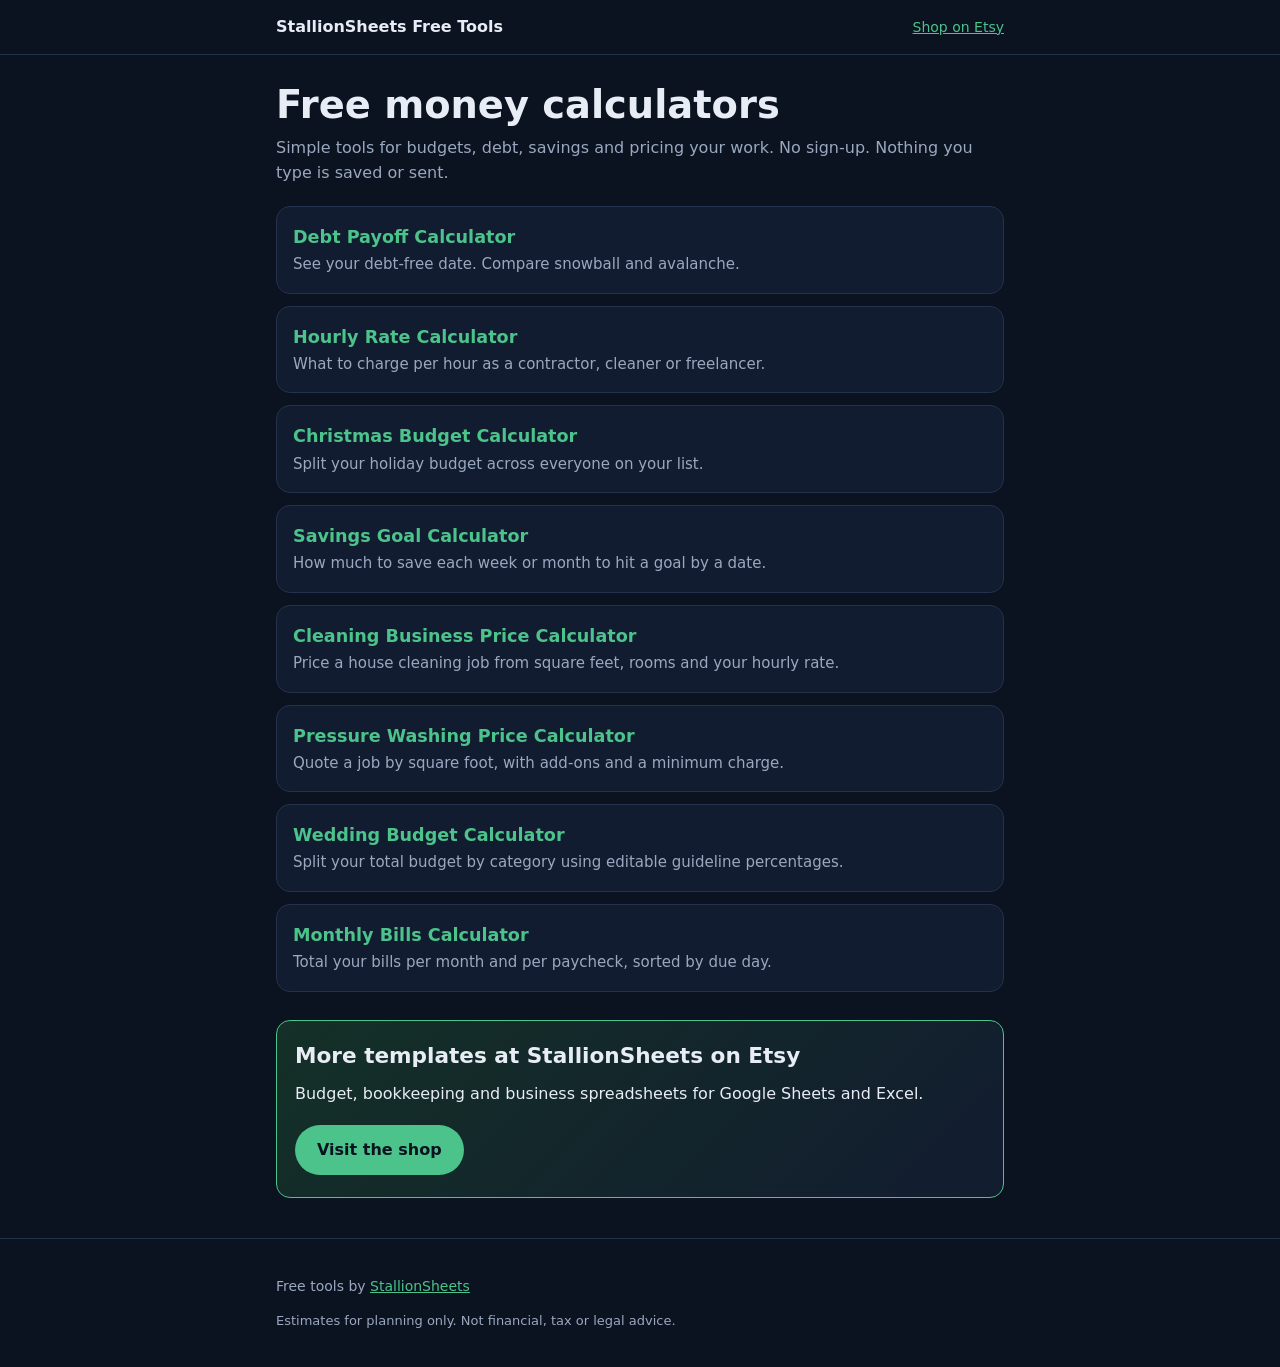
<file: index.html>
<!doctype html>
<html lang="en"><head><meta charset="utf-8"><meta name="viewport" content="width=device-width,initial-scale=1">
<title>Free Money Calculators | StallionSheets Free Tools</title>
<meta name="description" content="Free calculators for debt payoff, hourly rates, budgets, savings goals, cleaning and pressure washing prices, and bills. No sign-up, nothing stored.">
<link rel="canonical" href="https://jacksonrvannatta.github.io/stallionsheets-tools/">
<meta name="theme-color" content="#0b1220">
<link rel="stylesheet" href="style.css"></head><body>
<header class="site"><div class="wrap"><a class="brand" href="index.html">StallionSheets Free Tools</a><a class="shop" href="https://www.etsy.com/shop/StallionSheets" rel="noopener">Shop on Etsy</a></div></header>
<main class="wrap"><h1>Free money calculators</h1><p class="lead">Simple tools for budgets, debt, savings and pricing your work. No sign-up. Nothing you type is saved or sent.</p>
<div class="tools"><a class="t" href="debt-payoff-calculator.html"><b>Debt Payoff Calculator</b><span>See your debt-free date. Compare snowball and avalanche.</span></a><a class="t" href="hourly-rate-calculator.html"><b>Hourly Rate Calculator</b><span>What to charge per hour as a contractor, cleaner or freelancer.</span></a><a class="t" href="christmas-budget-calculator.html"><b>Christmas Budget Calculator</b><span>Split your holiday budget across everyone on your list.</span></a><a class="t" href="savings-goal-calculator.html"><b>Savings Goal Calculator</b><span>How much to save each week or month to hit a goal by a date.</span></a><a class="t" href="cleaning-business-price-calculator.html"><b>Cleaning Business Price Calculator</b><span>Price a house cleaning job from square feet, rooms and your hourly rate.</span></a><a class="t" href="pressure-washing-price-calculator.html"><b>Pressure Washing Price Calculator</b><span>Quote a job by square foot, with add-ons and a minimum charge.</span></a><a class="t" href="wedding-budget-calculator.html"><b>Wedding Budget Calculator</b><span>Split your total budget by category using editable guideline percentages.</span></a><a class="t" href="bill-due-date-calculator.html"><b>Monthly Bills Calculator</b><span>Total your bills per month and per paycheck, sorted by due day.</span></a></div>
<aside class="cta"><h2 style="margin-top:0">More templates at StallionSheets on Etsy</h2><p>Budget, bookkeeping and business spreadsheets for Google Sheets and Excel.</p><p><a class="btn" href="https://www.etsy.com/shop/StallionSheets" rel="noopener" target="_blank">Visit the shop</a></p></aside></main>
<footer><div class="wrap"><p>Free tools by <a href="https://www.etsy.com/shop/StallionSheets" rel="noopener">StallionSheets</a></p><p class="note">Estimates for planning only. Not financial, tax or legal advice.</p></div></footer></body></html>
</file>
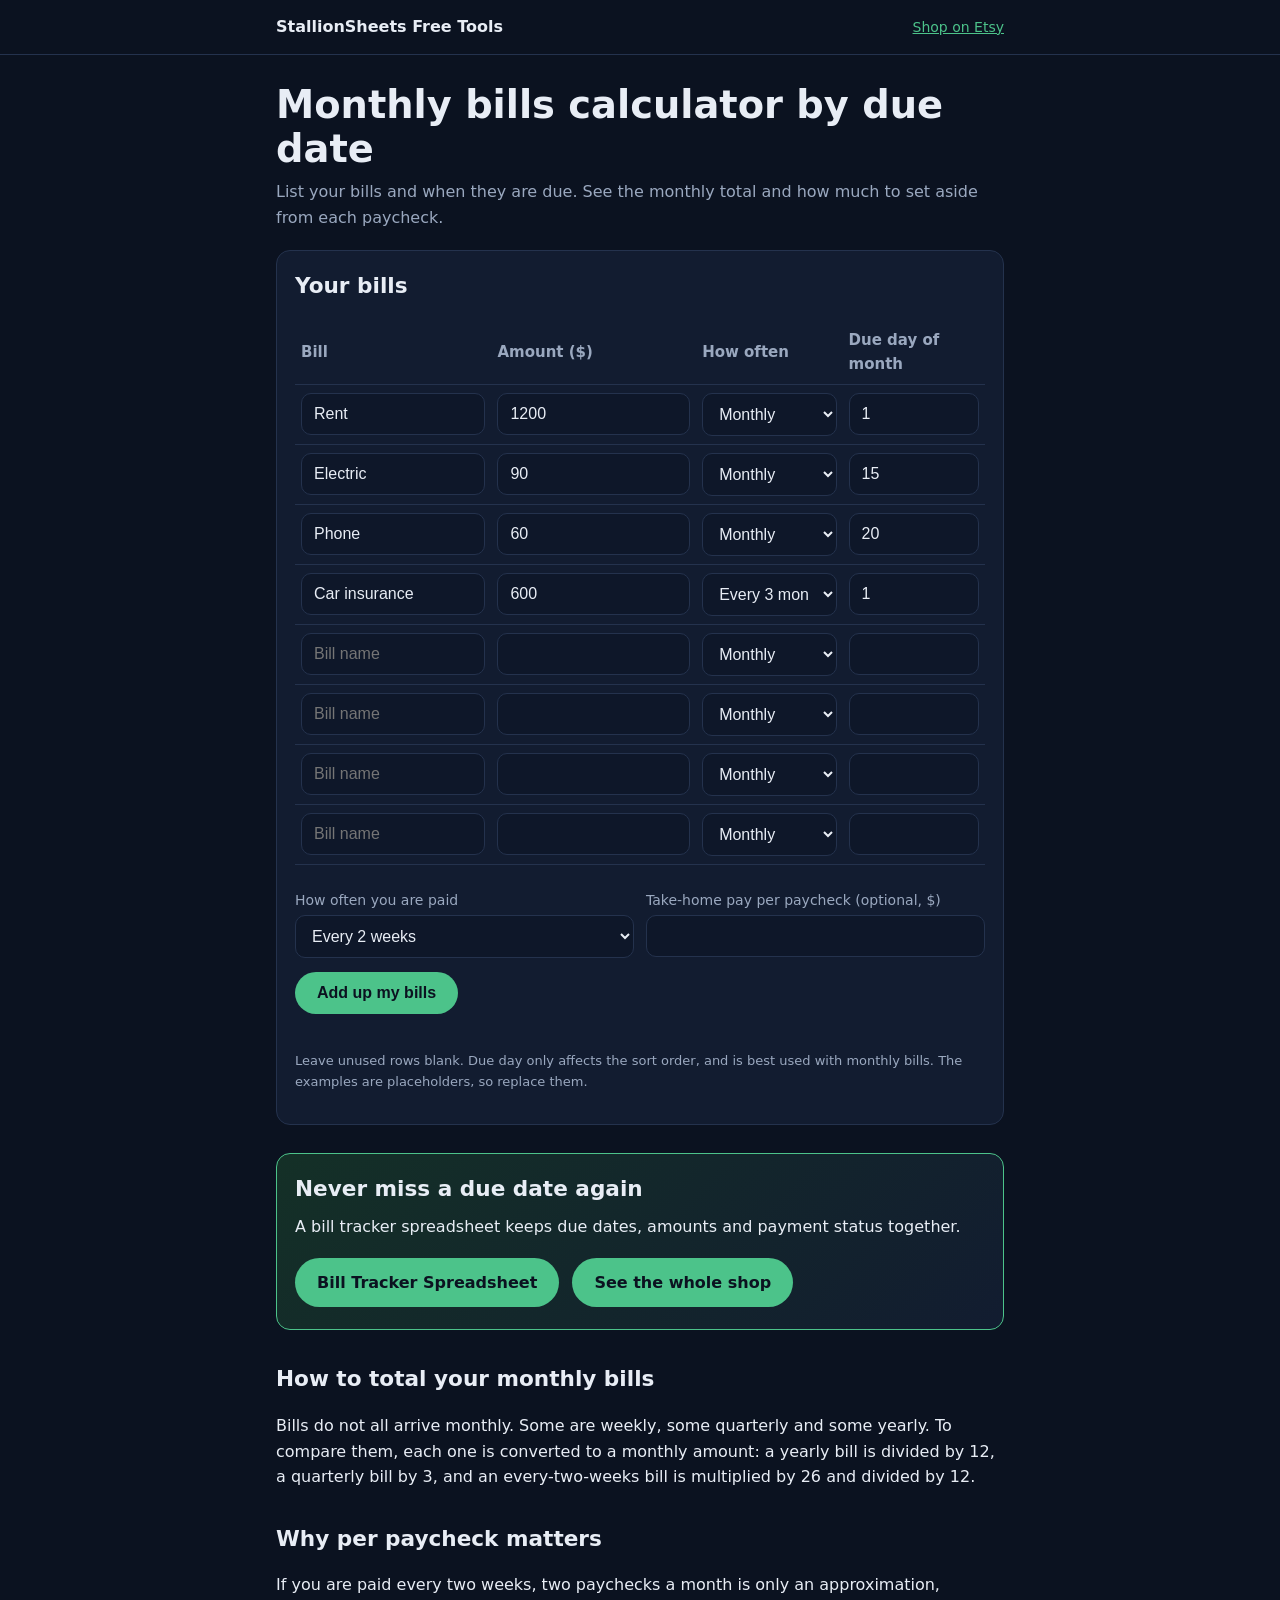
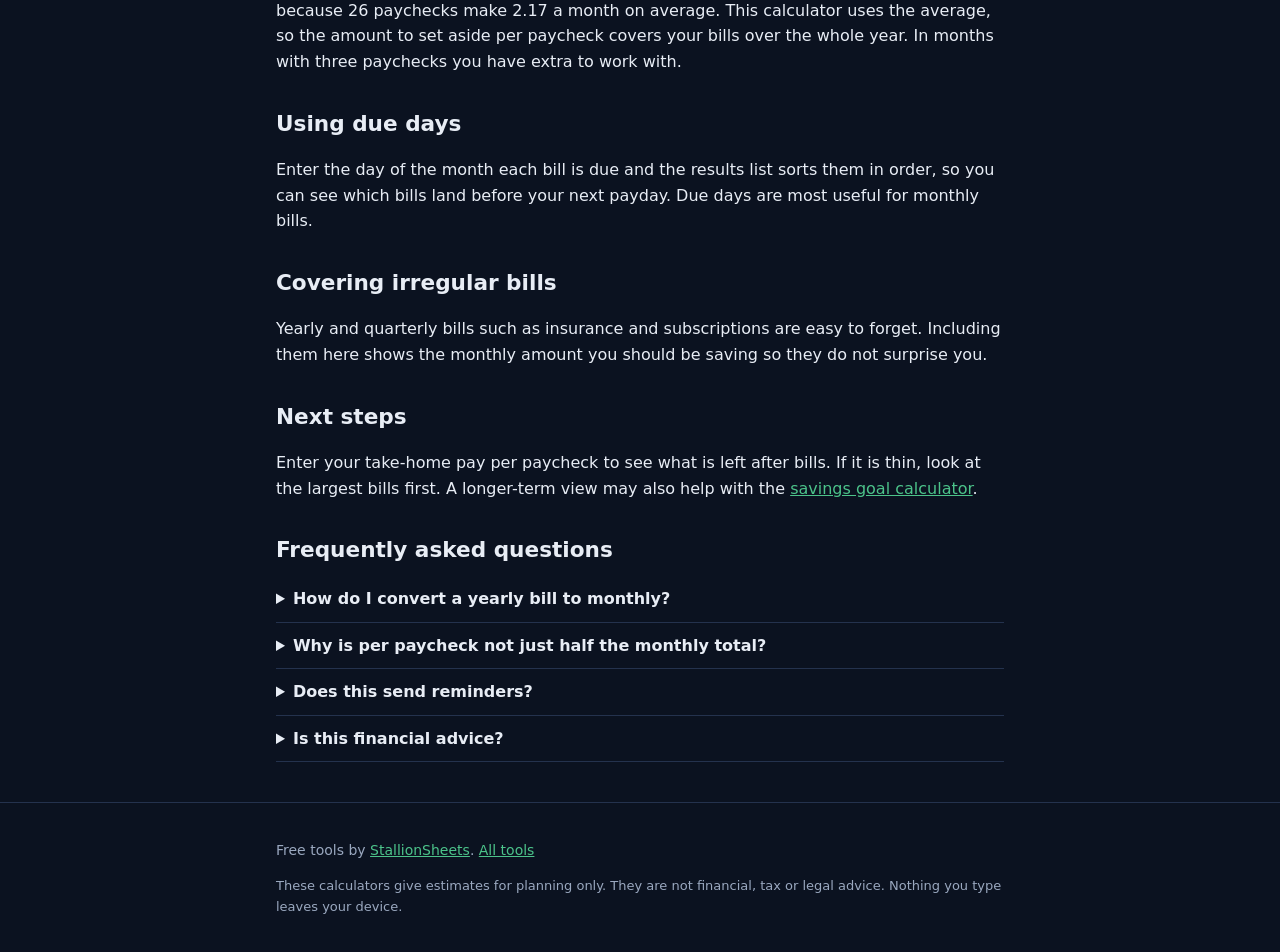
<file: bill-due-date-calculator.html>
<!doctype html>
<html lang="en"><head><meta charset="utf-8"><meta name="viewport" content="width=device-width,initial-scale=1">
<title>Monthly Bills Calculator: Total Bills Per Month and Per Paycheck | StallionSheets</title>
<meta name="description" content="Free monthly bills calculator. List your bills with due days, see the total per month and how much to set aside from each paycheck.">
<link rel="canonical" href="https://jacksonrvannatta.github.io/stallionsheets-tools/bill-due-date-calculator.html">
<meta name="theme-color" content="#0b1220">
<meta property="og:title" content="Monthly Bills Calculator: Total Bills Per Month and Per Paycheck | StallionSheets"><meta property="og:description" content="Free monthly bills calculator. List your bills with due days, see the total per month and how much to set aside from each paycheck."><meta property="og:type" content="website"><meta property="og:url" content="https://jacksonrvannatta.github.io/stallionsheets-tools/bill-due-date-calculator.html">
<link rel="stylesheet" href="style.css">
<script type="application/ld+json">{"@context": "https://schema.org", "@type": "FAQPage", "mainEntity": [{"@type": "Question", "name": "How do I convert a yearly bill to monthly?", "acceptedAnswer": {"@type": "Answer", "text": "Divide it by 12. Quarterly bills are divided by 3, weekly bills are multiplied by 52 and divided by 12, and every-two-weeks bills by 26 and 12."}}, {"@type": "Question", "name": "Why is per paycheck not just half the monthly total?", "acceptedAnswer": {"@type": "Answer", "text": "Only twice-a-month pay gives exactly two paychecks. Every two weeks gives 26 a year, or about 2.17 a month on average."}}, {"@type": "Question", "name": "Does this send reminders?", "acceptedAnswer": {"@type": "Answer", "text": "No. It only does the math. Nothing you enter is saved or sent."}}, {"@type": "Question", "name": "Is this financial advice?", "acceptedAnswer": {"@type": "Answer", "text": "No. It is a planning estimate based on the numbers you enter."}}]}</script>
</head><body>
<header class="site"><div class="wrap"><a class="brand" href="index.html">StallionSheets Free Tools</a><a class="shop" href="https://www.etsy.com/shop/StallionSheets" rel="noopener">Shop on Etsy</a></div></header>
<main class="wrap">
<h1>Monthly bills calculator by due date</h1><p class="lead">List your bills and when they are due. See the monthly total and how much to set aside from each paycheck.</p>
<section class="card"><h2 style="margin-top:0">Your bills</h2>
<div style="overflow-x:auto"><table style="width:100%;border-collapse:collapse"><thead><tr><th align="left">Bill</th><th align="left">Amount ($)</th><th align="left">How often</th><th align="left">Due day of month</th></tr></thead><tbody><tr><td><input id="n0" type="text" placeholder="Bill name" value="Rent" aria-label="Bill 1 name"></td><td><input id="m0" type="number" inputmode="decimal" min="0" step="any" value="1200" aria-label="Bill 1 amount"></td><td><select id="f0" aria-label="Bill 1 how often"><option value="weekly">Weekly</option><option value="biweekly">Every 2 weeks</option><option value="semimonthly">Twice a month</option><option value="monthly" selected>Monthly</option><option value="quarterly">Every 3 months</option><option value="yearly">Yearly</option></select></td><td><input id="d0" type="number" inputmode="numeric" min="1" max="31" step="1" value="1" aria-label="Bill 1 due day"></td></tr><tr><td><input id="n1" type="text" placeholder="Bill name" value="Electric" aria-label="Bill 2 name"></td><td><input id="m1" type="number" inputmode="decimal" min="0" step="any" value="90" aria-label="Bill 2 amount"></td><td><select id="f1" aria-label="Bill 2 how often"><option value="weekly">Weekly</option><option value="biweekly">Every 2 weeks</option><option value="semimonthly">Twice a month</option><option value="monthly" selected>Monthly</option><option value="quarterly">Every 3 months</option><option value="yearly">Yearly</option></select></td><td><input id="d1" type="number" inputmode="numeric" min="1" max="31" step="1" value="15" aria-label="Bill 2 due day"></td></tr><tr><td><input id="n2" type="text" placeholder="Bill name" value="Phone" aria-label="Bill 3 name"></td><td><input id="m2" type="number" inputmode="decimal" min="0" step="any" value="60" aria-label="Bill 3 amount"></td><td><select id="f2" aria-label="Bill 3 how often"><option value="weekly">Weekly</option><option value="biweekly">Every 2 weeks</option><option value="semimonthly">Twice a month</option><option value="monthly" selected>Monthly</option><option value="quarterly">Every 3 months</option><option value="yearly">Yearly</option></select></td><td><input id="d2" type="number" inputmode="numeric" min="1" max="31" step="1" value="20" aria-label="Bill 3 due day"></td></tr><tr><td><input id="n3" type="text" placeholder="Bill name" value="Car insurance" aria-label="Bill 4 name"></td><td><input id="m3" type="number" inputmode="decimal" min="0" step="any" value="600" aria-label="Bill 4 amount"></td><td><select id="f3" aria-label="Bill 4 how often"><option value="weekly">Weekly</option><option value="biweekly">Every 2 weeks</option><option value="semimonthly">Twice a month</option><option value="monthly">Monthly</option><option value="quarterly" selected>Every 3 months</option><option value="yearly">Yearly</option></select></td><td><input id="d3" type="number" inputmode="numeric" min="1" max="31" step="1" value="1" aria-label="Bill 4 due day"></td></tr><tr><td><input id="n4" type="text" placeholder="Bill name" value="" aria-label="Bill 5 name"></td><td><input id="m4" type="number" inputmode="decimal" min="0" step="any" value="" aria-label="Bill 5 amount"></td><td><select id="f4" aria-label="Bill 5 how often"><option value="weekly">Weekly</option><option value="biweekly">Every 2 weeks</option><option value="semimonthly">Twice a month</option><option value="monthly" selected>Monthly</option><option value="quarterly">Every 3 months</option><option value="yearly">Yearly</option></select></td><td><input id="d4" type="number" inputmode="numeric" min="1" max="31" step="1" value="" aria-label="Bill 5 due day"></td></tr><tr><td><input id="n5" type="text" placeholder="Bill name" value="" aria-label="Bill 6 name"></td><td><input id="m5" type="number" inputmode="decimal" min="0" step="any" value="" aria-label="Bill 6 amount"></td><td><select id="f5" aria-label="Bill 6 how often"><option value="weekly">Weekly</option><option value="biweekly">Every 2 weeks</option><option value="semimonthly">Twice a month</option><option value="monthly" selected>Monthly</option><option value="quarterly">Every 3 months</option><option value="yearly">Yearly</option></select></td><td><input id="d5" type="number" inputmode="numeric" min="1" max="31" step="1" value="" aria-label="Bill 6 due day"></td></tr><tr><td><input id="n6" type="text" placeholder="Bill name" value="" aria-label="Bill 7 name"></td><td><input id="m6" type="number" inputmode="decimal" min="0" step="any" value="" aria-label="Bill 7 amount"></td><td><select id="f6" aria-label="Bill 7 how often"><option value="weekly">Weekly</option><option value="biweekly">Every 2 weeks</option><option value="semimonthly">Twice a month</option><option value="monthly" selected>Monthly</option><option value="quarterly">Every 3 months</option><option value="yearly">Yearly</option></select></td><td><input id="d6" type="number" inputmode="numeric" min="1" max="31" step="1" value="" aria-label="Bill 7 due day"></td></tr><tr><td><input id="n7" type="text" placeholder="Bill name" value="" aria-label="Bill 8 name"></td><td><input id="m7" type="number" inputmode="decimal" min="0" step="any" value="" aria-label="Bill 8 amount"></td><td><select id="f7" aria-label="Bill 8 how often"><option value="weekly">Weekly</option><option value="biweekly">Every 2 weeks</option><option value="semimonthly">Twice a month</option><option value="monthly" selected>Monthly</option><option value="quarterly">Every 3 months</option><option value="yearly">Yearly</option></select></td><td><input id="d7" type="number" inputmode="numeric" min="1" max="31" step="1" value="" aria-label="Bill 8 due day"></td></tr></tbody></table></div>
<div class="row" style="margin-top:12px"><div><label for="pf">How often you are paid</label><select id="pf"><option value="weekly">Weekly</option><option value="biweekly" selected>Every 2 weeks</option><option value="semimonthly">Twice a month</option><option value="monthly">Monthly</option><option value="quarterly">Every 3 months</option><option value="yearly">Yearly</option></select></div><div><label for="tk">Take-home pay per paycheck (optional, $)</label><input id="tk" type="number" inputmode="decimal" min="0" step="any" value=""></div></div>
<button class="btn" id="go" type="button">Add up my bills</button><p class="err" id="err" role="alert"></p>
<p class="note">Leave unused rows blank. Due day only affects the sort order, and is best used with monthly bills. The examples are placeholders, so replace them.</p></section>
<section class="card result" id="res" hidden aria-live="polite"></section>
<aside class="cta"><h2 style="margin-top:0">Never miss a due date again</h2><p>A bill tracker spreadsheet keeps due dates, amounts and payment status together.</p><p><a class="btn" href="https://www.etsy.com/listing/4625749357" rel="noopener" target="_blank">Bill Tracker Spreadsheet</a> <a class="btn" href="https://www.etsy.com/shop/StallionSheets" rel="noopener" target="_blank">See the whole shop</a></p></aside>
<article><h2>How to total your monthly bills</h2><p>Bills do not all arrive monthly. Some are weekly, some quarterly and some yearly. To compare them, each one is converted to a monthly amount: a yearly bill is divided by 12, a quarterly bill by 3, and an every-two-weeks bill is multiplied by 26 and divided by 12.</p><h2>Why per paycheck matters</h2><p>If you are paid every two weeks, two paychecks a month is only an approximation, because 26 paychecks make 2.17 a month on average. This calculator uses the average, so the amount to set aside per paycheck covers your bills over the whole year. In months with three paychecks you have extra to work with.</p><h2>Using due days</h2><p>Enter the day of the month each bill is due and the results list sorts them in order, so you can see which bills land before your next payday. Due days are most useful for monthly bills.</p><h2>Covering irregular bills</h2><p>Yearly and quarterly bills such as insurance and subscriptions are easy to forget. Including them here shows the monthly amount you should be saving so they do not surprise you.</p><h2>Next steps</h2><p>Enter your take-home pay per paycheck to see what is left after bills. If it is thin, look at the largest bills first. A longer-term view may also help with the <a href="savings-goal-calculator.html">savings goal calculator</a>.</p>
<h2>Frequently asked questions</h2><details><summary>How do I convert a yearly bill to monthly?</summary><p>Divide it by 12. Quarterly bills are divided by 3, weekly bills are multiplied by 52 and divided by 12, and every-two-weeks bills by 26 and 12.</p></details><details><summary>Why is per paycheck not just half the monthly total?</summary><p>Only twice-a-month pay gives exactly two paychecks. Every two weeks gives 26 a year, or about 2.17 a month on average.</p></details><details><summary>Does this send reminders?</summary><p>No. It only does the math. Nothing you enter is saved or sent.</p></details><details><summary>Is this financial advice?</summary><p>No. It is a planning estimate based on the numbers you enter.</p></details></article>
</main>
<footer><div class="wrap"><p>Free tools by <a href="https://www.etsy.com/shop/StallionSheets" rel="noopener">StallionSheets</a>. <a href="index.html">All tools</a></p>
<p class="note">These calculators give estimates for planning only. They are not financial, tax or legal advice. Nothing you type leaves your device.</p></div></footer>
<script src="calc.js"></script><script src="calc2.js"></script>
<script>
function v(id){return parseFloat(document.getElementById(id).value)}
function sh(h){var el=document.getElementById('res');el.hidden=false;el.innerHTML=h;el.scrollIntoView({behavior:'smooth',block:'nearest'})}
document.getElementById('go').onclick=function(){
var err=document.getElementById('err');err.textContent='';
var bills=[];
for(var i=0;i<8;i++){var a=v('m'+i);if(isNaN(a)||a===0)continue;if(a<0){err.textContent='Amounts cannot be negative.';return}
bills.push({name:document.getElementById('n'+i).value||'Bill '+(i+1),amount:a,freq:document.getElementById('f'+i).value,due:parseInt(document.getElementById('d'+i).value,10)||99})}
if(!bills.length){err.textContent='Enter at least one bill amount.';return}
var tk=v('tk'),r=Calc2.bills(bills,document.getElementById('pf').value,isNaN(tk)?0:tk);
r.rows.sort(function(a,b){return a.due-b.due});
var h='<p class="note" style="margin:0">Total bills per month</p><p class="big">'+Calc.money(r.month)+'</p><div class="stat"><div><small>Set aside per paycheck</small><b>'+Calc.money(r.perPaycheck)+'</b></div><div><small>Total per year</small><b>'+Calc.money(r.year)+'</b></div><div><small>Paychecks per month (average)</small><b>'+r.paychecksPerMonth+'</b></div>';
if(r.left!==null)h+='<div><small>Left per paycheck after bills</small><b>'+Calc.money(r.left)+'</b></div>';
h+='</div><table style="width:100%;margin-top:12px;border-collapse:collapse"><thead><tr><th align="left">Bill</th><th align="left">Due</th><th align="left">Per month</th></tr></thead><tbody>';
r.rows.forEach(function(x){h+='<tr><td>'+x.name.replace(/</g,'&lt;')+'</td><td>'+(x.due===99?'-':'day '+x.due)+'</td><td>'+Calc.money(x.month)+'</td></tr>'});
h+='</tbody></table><p class="note">Weekly bills x 52 / 12, every 2 weeks x 26 / 12, quarterly / 3, yearly / 12. Per paycheck is the monthly total divided by your average paychecks per month, so in months with an extra paycheck you have a little extra.</p>';
sh(h)};
</script>
</body></html>
</file>
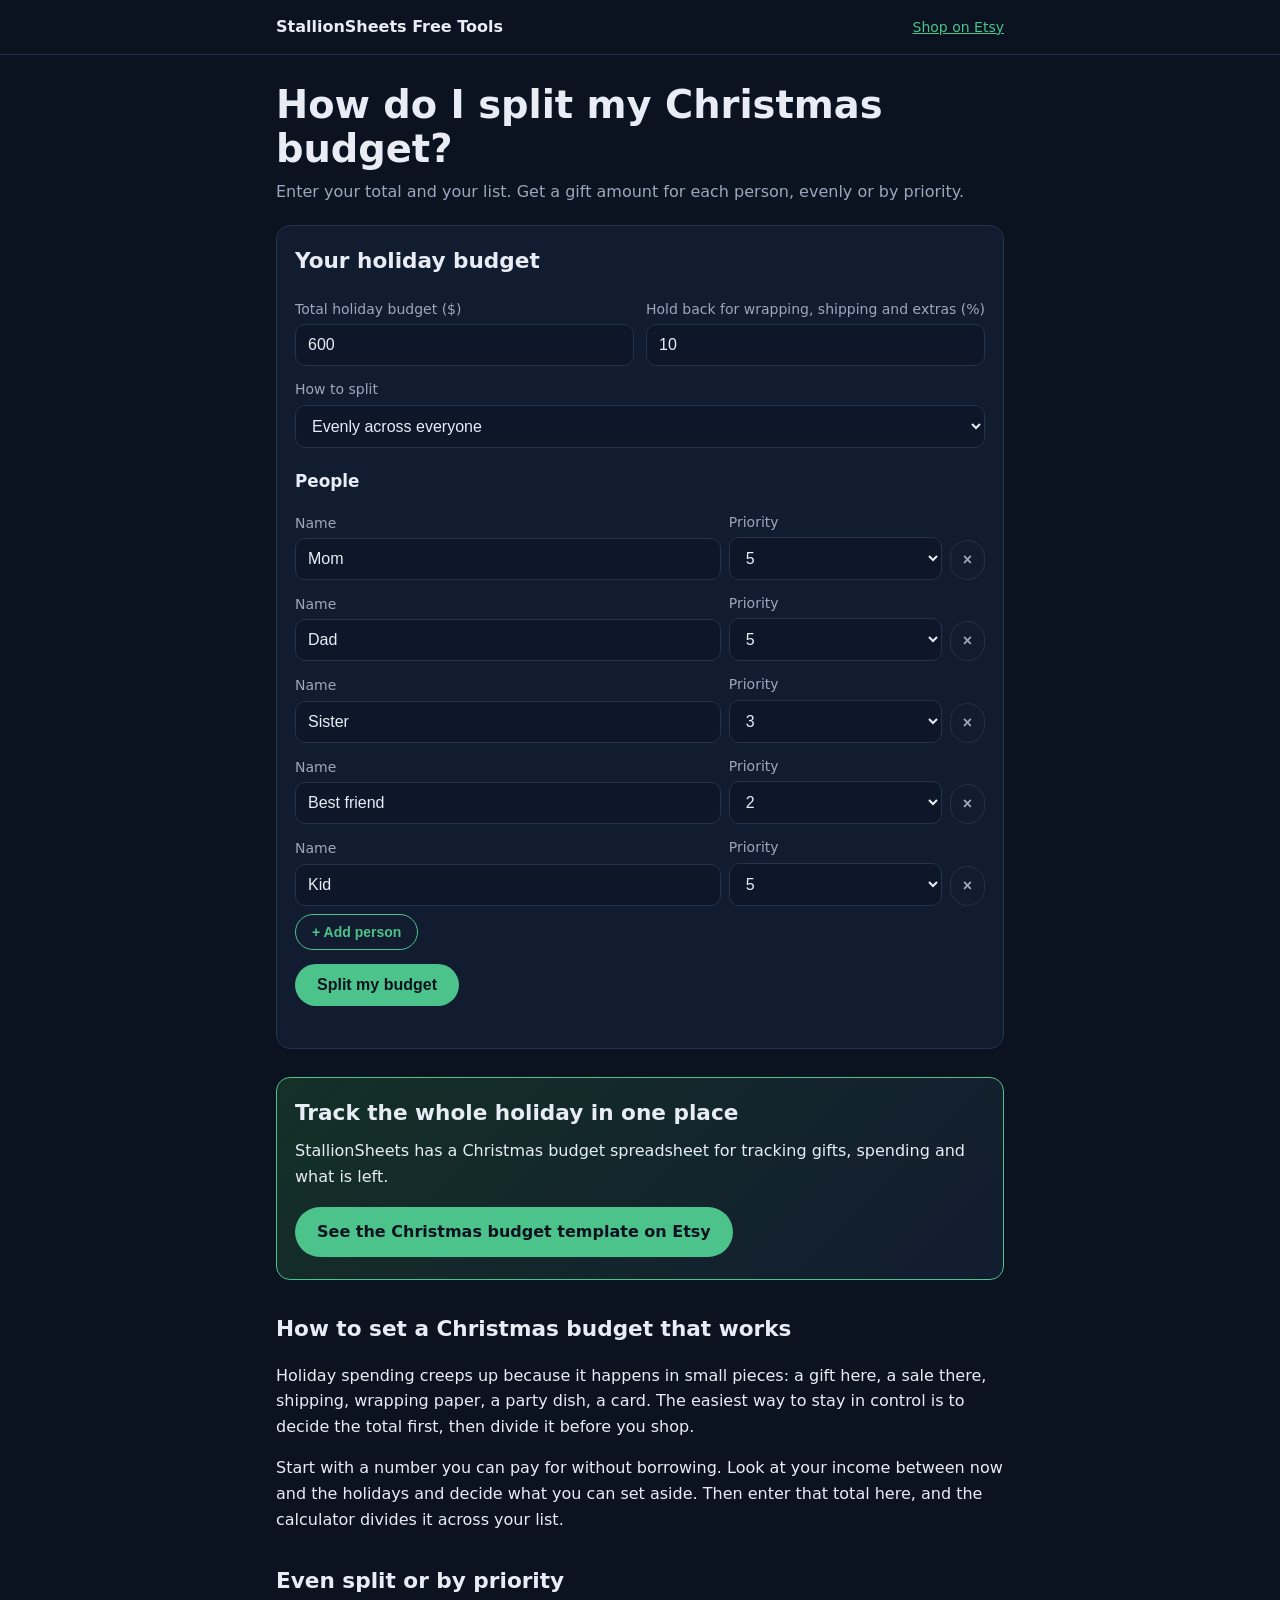
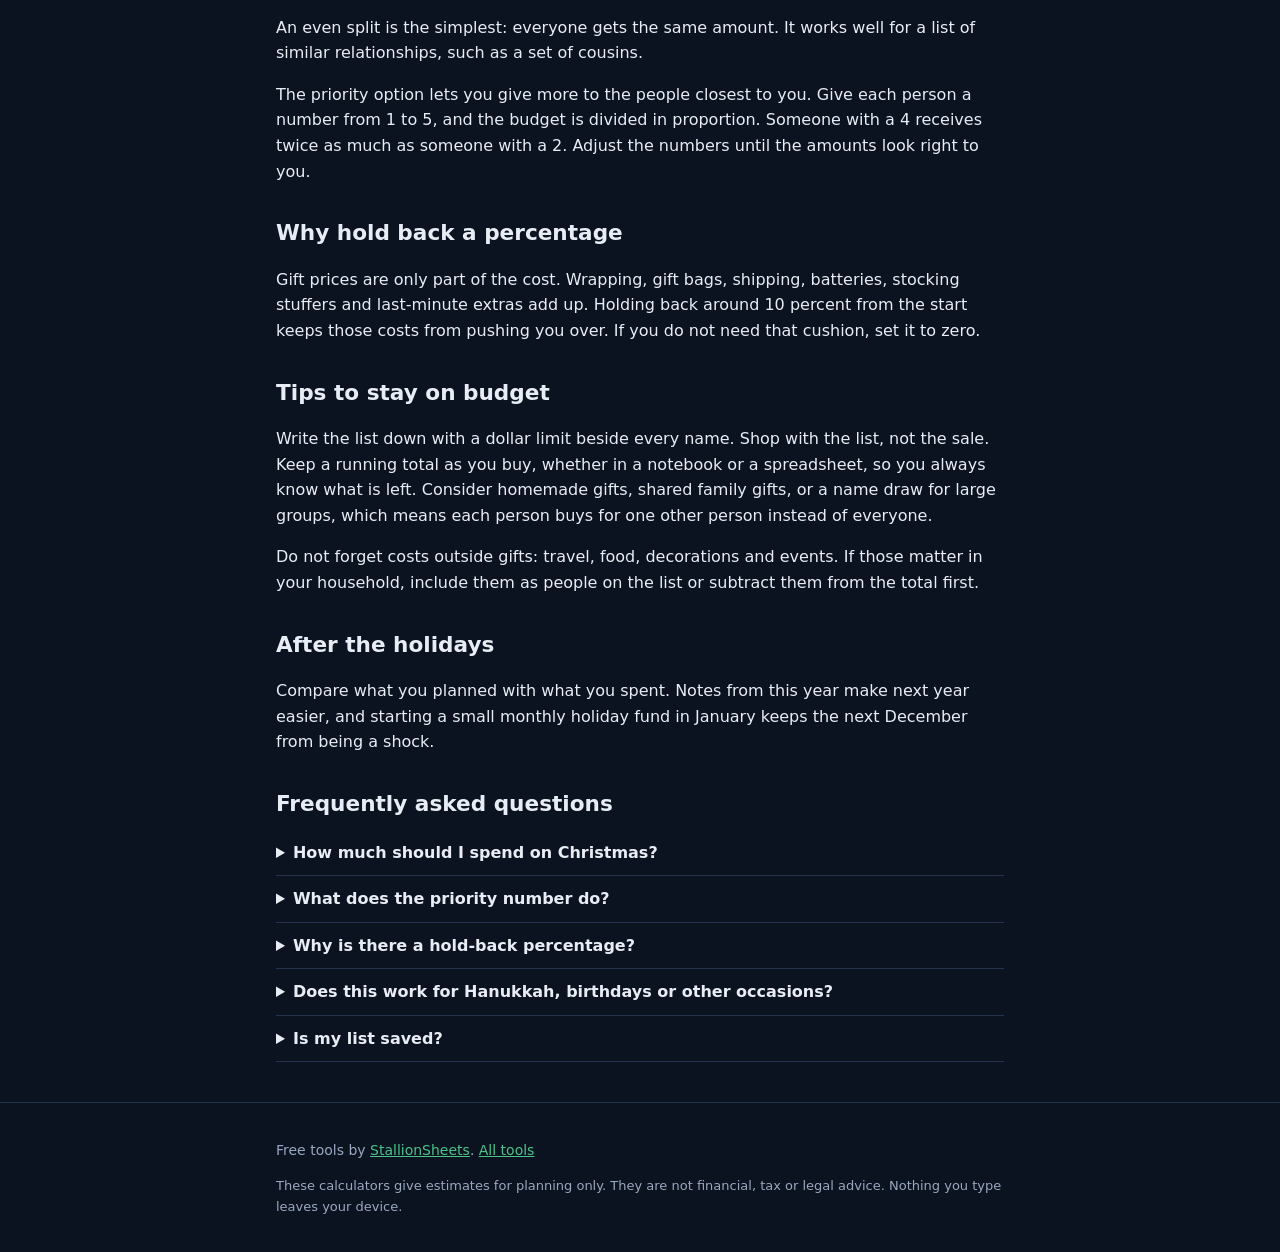
<file: christmas-budget-calculator.html>
<!doctype html>
<html lang="en"><head><meta charset="utf-8"><meta name="viewport" content="width=device-width,initial-scale=1">
<title>Christmas Budget Calculator: Split Your Holiday Budget | StallionSheets</title>
<meta name="description" content="Free Christmas budget calculator. Split your holiday budget across everyone on your list, evenly or by priority.">
<link rel="canonical" href="https://jacksonrvannatta.github.io/stallionsheets-tools/christmas-budget-calculator.html">
<meta name="theme-color" content="#0b1220">
<meta property="og:title" content="Christmas Budget Calculator: Split Your Holiday Budget | StallionSheets"><meta property="og:description" content="Free Christmas budget calculator. Split your holiday budget across everyone on your list, evenly or by priority."><meta property="og:type" content="website"><meta property="og:url" content="https://jacksonrvannatta.github.io/stallionsheets-tools/christmas-budget-calculator.html">
<link rel="stylesheet" href="style.css">
<script type="application/ld+json">{"@context": "https://schema.org", "@type": "FAQPage", "mainEntity": [{"@type": "Question", "name": "How much should I spend on Christmas?", "acceptedAnswer": {"@type": "Answer", "text": "There is no right amount. Pick a total you can pay for from money you already have, without borrowing."}}, {"@type": "Question", "name": "What does the priority number do?", "acceptedAnswer": {"@type": "Answer", "text": "Each person receives a share of the gift budget in proportion to their priority. A 4 gets twice as much as a 2."}}, {"@type": "Question", "name": "Why is there a hold-back percentage?", "acceptedAnswer": {"@type": "Answer", "text": "To cover wrapping, shipping and extras so they do not break the budget. Set it to 0 if you do not want it."}}, {"@type": "Question", "name": "Does this work for Hanukkah, birthdays or other occasions?", "acceptedAnswer": {"@type": "Answer", "text": "Yes. It simply splits any budget across a list of people."}}, {"@type": "Question", "name": "Is my list saved?", "acceptedAnswer": {"@type": "Answer", "text": "No. Everything stays in your browser and disappears when you close the page."}}]}</script>
</head><body>
<header class="site"><div class="wrap"><a class="brand" href="index.html">StallionSheets Free Tools</a><a class="shop" href="https://www.etsy.com/shop/StallionSheets" rel="noopener">Shop on Etsy</a></div></header>
<main class="wrap">
<h1>How do I split my Christmas budget?</h1><p class="lead">Enter your total and your list. Get a gift amount for each person, evenly or by priority.</p>
<section class="card"><h2 style="margin-top:0">Your holiday budget</h2>
<div class="row"><div><label for="tot">Total holiday budget ($)</label><input id="tot" type="number" inputmode="decimal" min="0" step="any" value="600"></div>
<div><label for="buf">Hold back for wrapping, shipping and extras (%)</label><input id="buf" type="number" inputmode="decimal" min="0" max="50" step="any" value="10"></div></div>
<label for="mode">How to split</label>
<select id="mode"><option value="even">Evenly across everyone</option><option value="w">By priority (1 to 5 per person)</option></select>
<h3>People</h3><div id="ppl"></div>
<button class="btn sec" id="add" type="button">+ Add person</button><br>
<button class="btn" id="go" type="button">Split my budget</button><p class="err" id="err" role="alert"></p></section>
<section class="card result" id="res" hidden aria-live="polite"></section>
<aside class="cta"><h2 style="margin-top:0">Track the whole holiday in one place</h2><p>StallionSheets has a Christmas budget spreadsheet for tracking gifts, spending and what is left.</p><p><a class="btn" href="https://www.etsy.com/listing/4625740827" rel="noopener" target="_blank">See the Christmas budget template on Etsy</a></p></aside>
<article><h2>How to set a Christmas budget that works</h2><p>Holiday spending creeps up because it happens in small pieces: a gift here, a sale there, shipping, wrapping paper, a party dish, a card. The easiest way to stay in control is to decide the total first, then divide it before you shop.</p><p>Start with a number you can pay for without borrowing. Look at your income between now and the holidays and decide what you can set aside. Then enter that total here, and the calculator divides it across your list.</p><h2>Even split or by priority</h2><p>An even split is the simplest: everyone gets the same amount. It works well for a list of similar relationships, such as a set of cousins.</p><p>The priority option lets you give more to the people closest to you. Give each person a number from 1 to 5, and the budget is divided in proportion. Someone with a 4 receives twice as much as someone with a 2. Adjust the numbers until the amounts look right to you.</p><h2>Why hold back a percentage</h2><p>Gift prices are only part of the cost. Wrapping, gift bags, shipping, batteries, stocking stuffers and last-minute extras add up. Holding back around 10 percent from the start keeps those costs from pushing you over. If you do not need that cushion, set it to zero.</p><h2>Tips to stay on budget</h2><p>Write the list down with a dollar limit beside every name. Shop with the list, not the sale. Keep a running total as you buy, whether in a notebook or a spreadsheet, so you always know what is left. Consider homemade gifts, shared family gifts, or a name draw for large groups, which means each person buys for one other person instead of everyone.</p><p>Do not forget costs outside gifts: travel, food, decorations and events. If those matter in your household, include them as people on the list or subtract them from the total first.</p><h2>After the holidays</h2><p>Compare what you planned with what you spent. Notes from this year make next year easier, and starting a small monthly holiday fund in January keeps the next December from being a shock.</p>
<h2>Frequently asked questions</h2><details><summary>How much should I spend on Christmas?</summary><p>There is no right amount. Pick a total you can pay for from money you already have, without borrowing.</p></details><details><summary>What does the priority number do?</summary><p>Each person receives a share of the gift budget in proportion to their priority. A 4 gets twice as much as a 2.</p></details><details><summary>Why is there a hold-back percentage?</summary><p>To cover wrapping, shipping and extras so they do not break the budget. Set it to 0 if you do not want it.</p></details><details><summary>Does this work for Hanukkah, birthdays or other occasions?</summary><p>Yes. It simply splits any budget across a list of people.</p></details><details><summary>Is my list saved?</summary><p>No. Everything stays in your browser and disappears when you close the page.</p></details></article>
</main>
<footer><div class="wrap"><p>Free tools by <a href="https://www.etsy.com/shop/StallionSheets" rel="noopener">StallionSheets</a>. <a href="index.html">All tools</a></p>
<p class="note">These calculators give estimates for planning only. They are not financial, tax or legal advice. Nothing you type leaves your device.</p></div></footer>
<script src="calc.js"></script>
<script>
var box=document.getElementById('ppl');
function esc(s){return s.replace(/[&<>"]/g,function(c){return{'&':'&amp;','<':'&lt;','>':'&gt;','"':'&quot;'}[c]})}
function addRow(n,w){var d=document.createElement('div');d.className='row3';d.style.gridTemplateColumns='2fr 1fr auto';
d.innerHTML='<div><label>Name</label><input class="n" type="text" maxlength="40"></div><div><label>Priority</label><select class="w"><option>1</option><option>2</option><option>3</option><option>4</option><option>5</option></select></div><button type="button" class="btn x" aria-label="Remove person">&times;</button>';
d.querySelector('.n').value=n||'';d.querySelector('.w').value=w||3;
d.querySelector('.x').onclick=function(){if(box.children.length>1)box.removeChild(d)};box.appendChild(d)}
['Mom','Dad','Sister','Best friend','Kid'].forEach(function(n,i){addRow(n,[5,5,3,2,5][i])});
document.getElementById('add').onclick=function(){addRow()};
document.getElementById('go').onclick=function(){
var err=document.getElementById('err');err.textContent='';
var tot=parseFloat(document.getElementById('tot').value),buf=parseFloat(document.getElementById('buf').value)||0;
if(!(tot>0)){err.textContent='Enter a total budget above 0.';return}
if(buf<0||buf>50){err.textContent='Hold-back must be between 0 and 50 percent.';return}
var even=document.getElementById('mode').value==='even',ppl=[];
for(var i=0;i<box.children.length;i++){var r=box.children[i];ppl.push({name:r.querySelector('.n').value||('Person '+(i+1)),weight:even?1:parseFloat(r.querySelector('.w').value)})}
var res=Calc.holiday(tot,buf,ppl),el=document.getElementById('res');el.hidden=false;
var h='<p class="note" style="margin:0">Total budget '+Calc.money(tot)+'</p><p class="big">'+Calc.money(res.pool)+' for gifts</p><p>'+Calc.money(res.buffer)+' held back for wrapping, shipping and extras.</p><table><tr><th>Person</th><th class="n">Gift budget</th></tr>';
res.shares.forEach(function(s){h+='<tr><td>'+esc(s.name)+'</td><td class="n">'+Calc.money(s.amount)+'</td></tr>'});
h+='</table><p class="note">Amounts are rounded to the cent, so they may differ from the total by a few cents.</p>';
el.innerHTML=h;el.scrollIntoView({behavior:'smooth',block:'nearest'})};
</script>
</body></html>
</file>
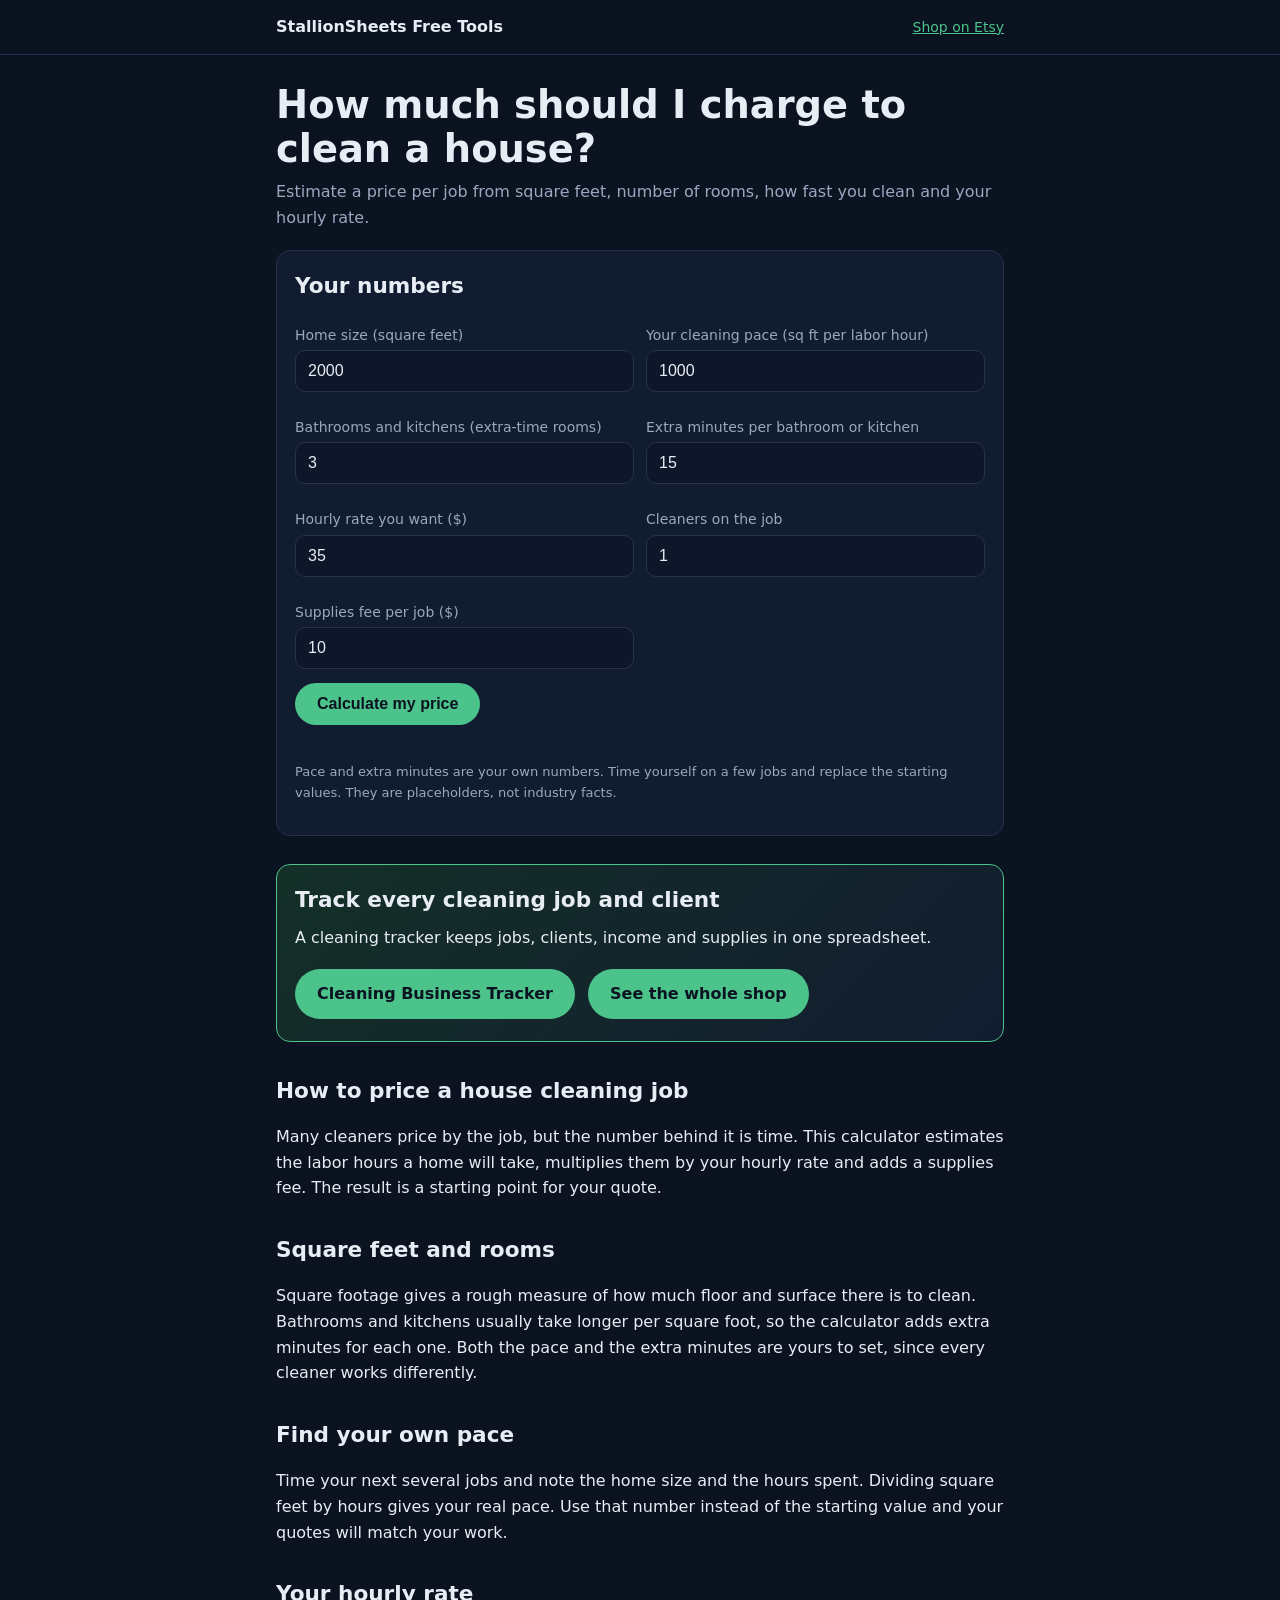
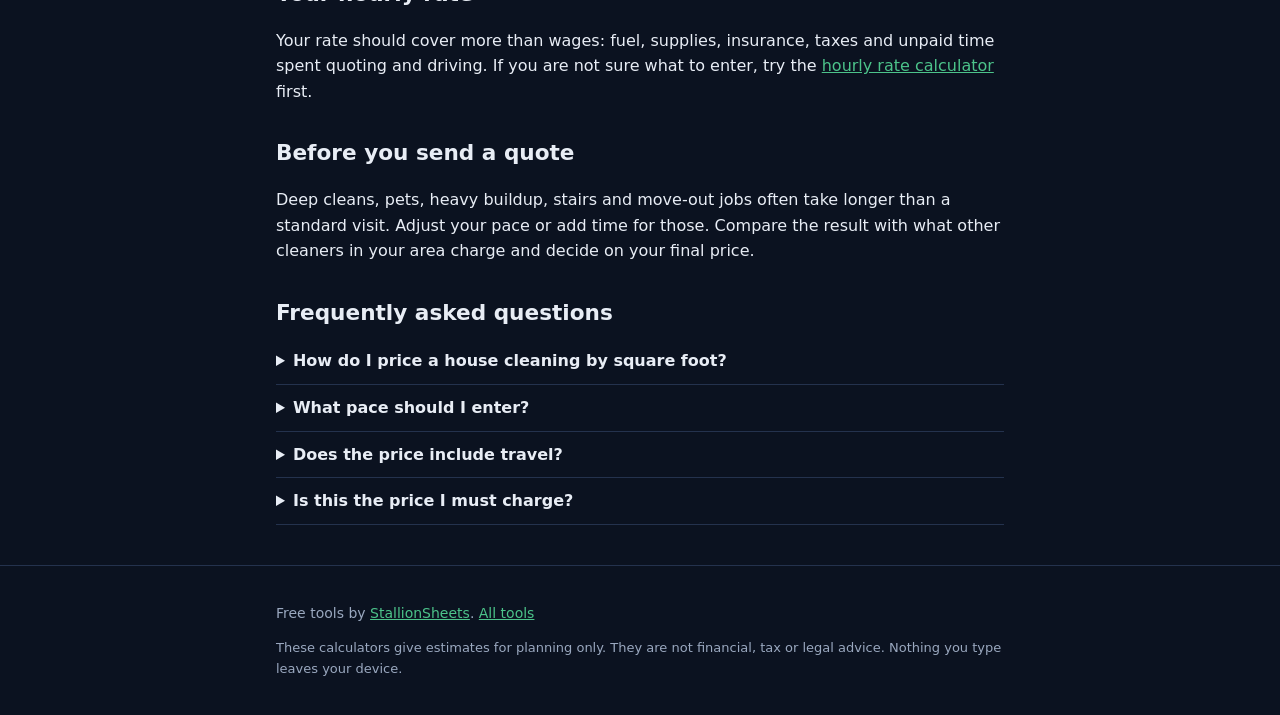
<file: cleaning-business-price-calculator.html>
<!doctype html>
<html lang="en"><head><meta charset="utf-8"><meta name="viewport" content="width=device-width,initial-scale=1">
<title>Cleaning Business Price Calculator: House Cleaning Price Per Job | StallionSheets</title>
<meta name="description" content="Free house cleaning price calculator. Enter square feet, rooms, your cleaning pace and hourly rate to get a price per job.">
<link rel="canonical" href="https://jacksonrvannatta.github.io/stallionsheets-tools/cleaning-business-price-calculator.html">
<meta name="theme-color" content="#0b1220">
<meta property="og:title" content="Cleaning Business Price Calculator: House Cleaning Price Per Job | StallionSheets"><meta property="og:description" content="Free house cleaning price calculator. Enter square feet, rooms, your cleaning pace and hourly rate to get a price per job."><meta property="og:type" content="website"><meta property="og:url" content="https://jacksonrvannatta.github.io/stallionsheets-tools/cleaning-business-price-calculator.html">
<link rel="stylesheet" href="style.css">
<script type="application/ld+json">{"@context": "https://schema.org", "@type": "FAQPage", "mainEntity": [{"@type": "Question", "name": "How do I price a house cleaning by square foot?", "acceptedAnswer": {"@type": "Answer", "text": "Divide the square feet by how many square feet you clean per hour, add time for bathrooms and the kitchen, then multiply by your hourly rate. This calculator does those steps for you."}}, {"@type": "Question", "name": "What pace should I enter?", "acceptedAnswer": {"@type": "Answer", "text": "Use your own. Time a few real jobs and divide the square feet by the hours it took. The starting value is only a placeholder."}}, {"@type": "Question", "name": "Does the price include travel?", "acceptedAnswer": {"@type": "Answer", "text": "No. Add travel time or a trip fee yourself if you charge for it."}}, {"@type": "Question", "name": "Is this the price I must charge?", "acceptedAnswer": {"@type": "Answer", "text": "No. It is a starting estimate. Check it against your costs and local prices."}}]}</script>
</head><body>
<header class="site"><div class="wrap"><a class="brand" href="index.html">StallionSheets Free Tools</a><a class="shop" href="https://www.etsy.com/shop/StallionSheets" rel="noopener">Shop on Etsy</a></div></header>
<main class="wrap">
<h1>How much should I charge to clean a house?</h1><p class="lead">Estimate a price per job from square feet, number of rooms, how fast you clean and your hourly rate.</p>
<section class="card"><h2 style="margin-top:0">Your numbers</h2>
<div class="row"><div><label for="sqft">Home size (square feet)</label><input id="sqft" type="number" inputmode="decimal" min="0" step="any" value="2000"></div><div><label for="pace">Your cleaning pace (sq ft per labor hour)</label><input id="pace" type="number" inputmode="decimal" min="1" step="any" value="1000"></div><div><label for="rooms">Bathrooms and kitchens (extra-time rooms)</label><input id="rooms" type="number" inputmode="decimal" min="0" step="any" value="3"></div><div><label for="mpr">Extra minutes per bathroom or kitchen</label><input id="mpr" type="number" inputmode="decimal" min="0" step="any" value="15"></div><div><label for="rate">Hourly rate you want ($)</label><input id="rate" type="number" inputmode="decimal" min="0" step="any" value="35"></div><div><label for="crew">Cleaners on the job</label><input id="crew" type="number" inputmode="decimal" min="1" step="1" value="1"></div><div><label for="sup">Supplies fee per job ($)</label><input id="sup" type="number" inputmode="decimal" min="0" step="any" value="10"></div></div>
<button class="btn" id="go" type="button">Calculate my price</button><p class="err" id="err" role="alert"></p><p class="note">Pace and extra minutes are your own numbers. Time yourself on a few jobs and replace the starting values. They are placeholders, not industry facts.</p></section>
<section class="card result" id="res" hidden aria-live="polite"></section>
<aside class="cta"><h2 style="margin-top:0">Track every cleaning job and client</h2><p>A cleaning tracker keeps jobs, clients, income and supplies in one spreadsheet.</p><p><a class="btn" href="https://www.etsy.com/listing/4625235205" rel="noopener" target="_blank">Cleaning Business Tracker</a> <a class="btn" href="https://www.etsy.com/shop/StallionSheets" rel="noopener" target="_blank">See the whole shop</a></p></aside>
<article><h2>How to price a house cleaning job</h2><p>Many cleaners price by the job, but the number behind it is time. This calculator estimates the labor hours a home will take, multiplies them by your hourly rate and adds a supplies fee. The result is a starting point for your quote.</p><h2>Square feet and rooms</h2><p>Square footage gives a rough measure of how much floor and surface there is to clean. Bathrooms and kitchens usually take longer per square foot, so the calculator adds extra minutes for each one. Both the pace and the extra minutes are yours to set, since every cleaner works differently.</p><h2>Find your own pace</h2><p>Time your next several jobs and note the home size and the hours spent. Dividing square feet by hours gives your real pace. Use that number instead of the starting value and your quotes will match your work.</p><h2>Your hourly rate</h2><p>Your rate should cover more than wages: fuel, supplies, insurance, taxes and unpaid time spent quoting and driving. If you are not sure what to enter, try the <a href="hourly-rate-calculator.html">hourly rate calculator</a> first.</p><h2>Before you send a quote</h2><p>Deep cleans, pets, heavy buildup, stairs and move-out jobs often take longer than a standard visit. Adjust your pace or add time for those. Compare the result with what other cleaners in your area charge and decide on your final price.</p>
<h2>Frequently asked questions</h2><details><summary>How do I price a house cleaning by square foot?</summary><p>Divide the square feet by how many square feet you clean per hour, add time for bathrooms and the kitchen, then multiply by your hourly rate. This calculator does those steps for you.</p></details><details><summary>What pace should I enter?</summary><p>Use your own. Time a few real jobs and divide the square feet by the hours it took. The starting value is only a placeholder.</p></details><details><summary>Does the price include travel?</summary><p>No. Add travel time or a trip fee yourself if you charge for it.</p></details><details><summary>Is this the price I must charge?</summary><p>No. It is a starting estimate. Check it against your costs and local prices.</p></details></article>
</main>
<footer><div class="wrap"><p>Free tools by <a href="https://www.etsy.com/shop/StallionSheets" rel="noopener">StallionSheets</a>. <a href="index.html">All tools</a></p>
<p class="note">These calculators give estimates for planning only. They are not financial, tax or legal advice. Nothing you type leaves your device.</p></div></footer>
<script src="calc.js"></script><script src="calc2.js"></script>
<script>
function v(id){return parseFloat(document.getElementById(id).value)}
function sh(h){var el=document.getElementById('res');el.hidden=false;el.innerHTML=h;el.scrollIntoView({behavior:'smooth',block:'nearest'})}
document.getElementById('go').onclick=function(){
var err=document.getElementById('err');err.textContent='';
var o={sqft:v('sqft'),pace:v('pace'),rooms:v('rooms')||0,minPerRoom:v('mpr')||0,rate:v('rate'),supplies:v('sup')||0,crew:v('crew')};
if(!(o.sqft>0&&o.pace>0&&o.rate>=0&&o.crew>=1)||o.rooms<0||o.minPerRoom<0||o.supplies<0){err.textContent='Enter square feet and pace above 0, at least 1 cleaner, and no negatives.';return}
var r=Calc2.cleaningPrice(o);
sh('<p class="note" style="margin:0">Suggested price for this job</p><p class="big">'+Calc.money(r.price)+'</p><div class="stat"><div><small>Total labor hours</small><b>'+r.laborHours+'</b></div><div><small>Hours on site with your crew</small><b>'+r.onSiteHours+'</b></div><div><small>Labor cost</small><b>'+Calc.money(r.labor)+'</b></div><div><small>Price per sq ft</small><b>'+Calc.money(r.perSqft)+'</b></div></div><p class="note">Labor hours = square feet / pace + extra room time. Price = labor hours x hourly rate + supplies. Check it against local prices and your costs before quoting.</p>')};
</script>
</body></html>
</file>
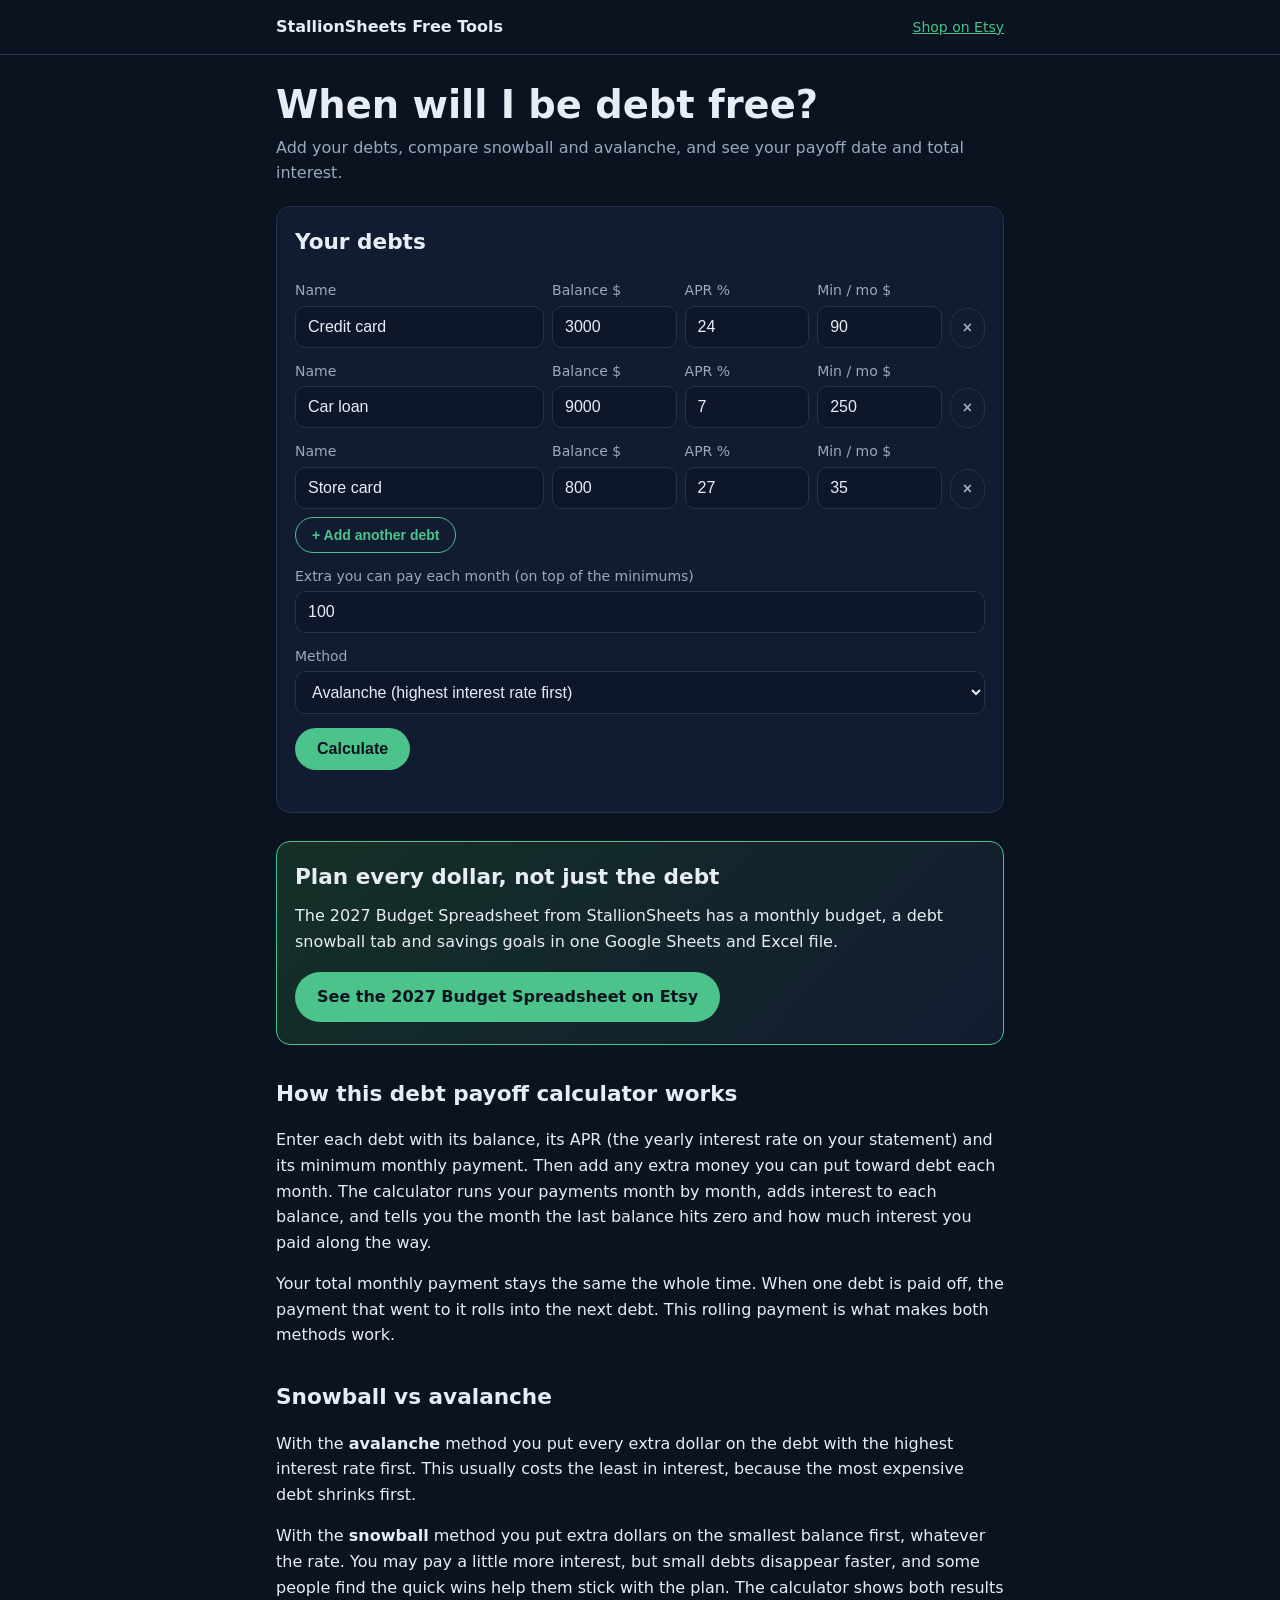
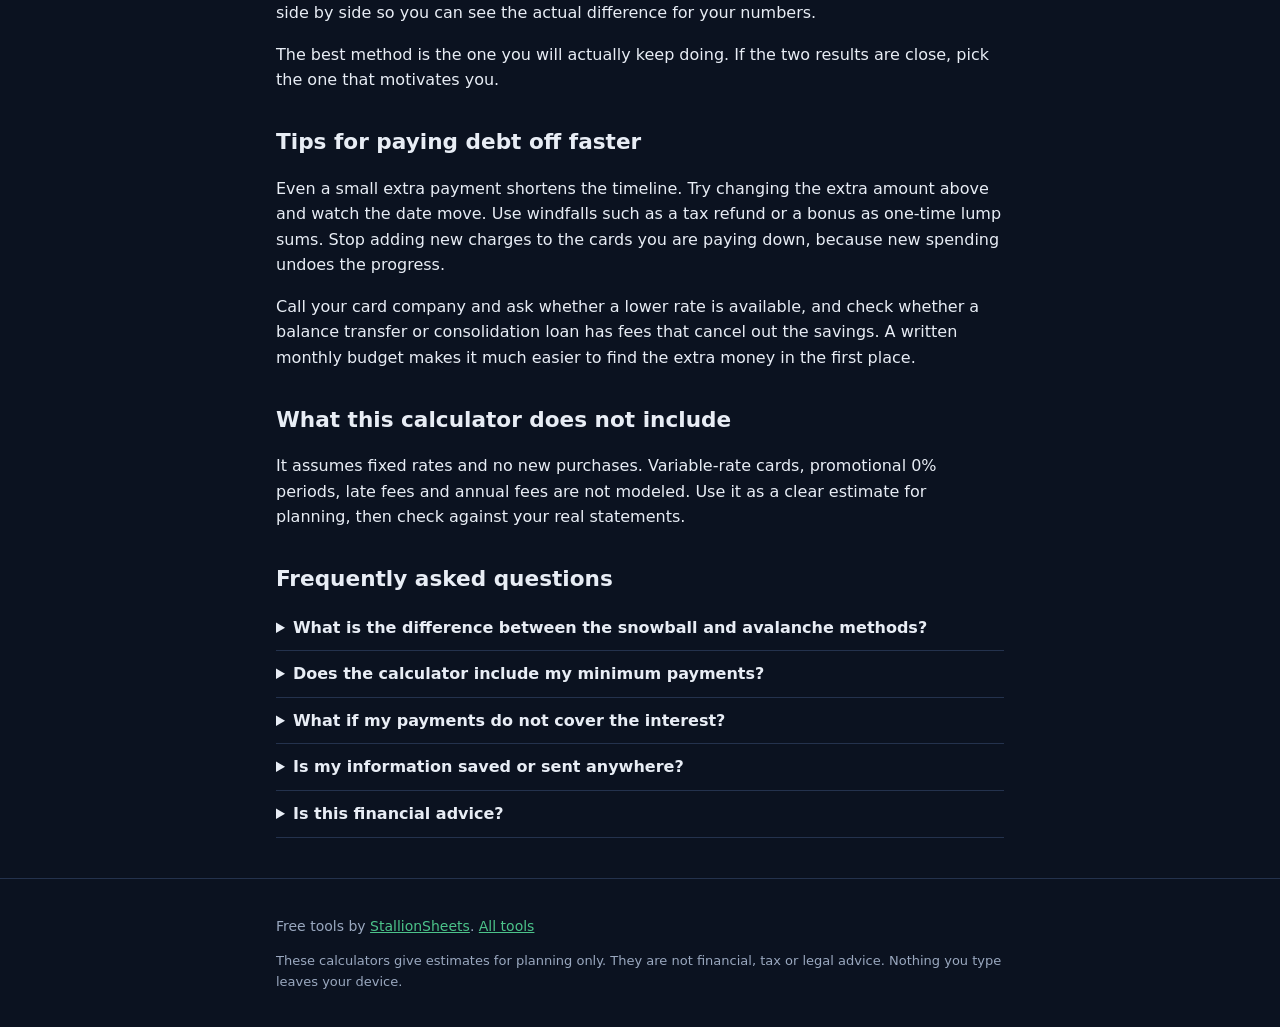
<file: debt-payoff-calculator.html>
<!doctype html>
<html lang="en"><head><meta charset="utf-8"><meta name="viewport" content="width=device-width,initial-scale=1">
<title>Debt Payoff Calculator: Snowball vs Avalanche | StallionSheets</title>
<meta name="description" content="Free debt payoff calculator. Add your debts, compare snowball and avalanche, and see your debt-free date and total interest.">
<link rel="canonical" href="https://jacksonrvannatta.github.io/stallionsheets-tools/debt-payoff-calculator.html">
<meta name="theme-color" content="#0b1220">
<meta property="og:title" content="Debt Payoff Calculator: Snowball vs Avalanche | StallionSheets"><meta property="og:description" content="Free debt payoff calculator. Add your debts, compare snowball and avalanche, and see your debt-free date and total interest."><meta property="og:type" content="website"><meta property="og:url" content="https://jacksonrvannatta.github.io/stallionsheets-tools/debt-payoff-calculator.html">
<link rel="stylesheet" href="style.css">
<script type="application/ld+json">{"@context": "https://schema.org", "@type": "FAQPage", "mainEntity": [{"@type": "Question", "name": "What is the difference between the snowball and avalanche methods?", "acceptedAnswer": {"@type": "Answer", "text": "Snowball pays the smallest balance first for quick wins. Avalanche pays the highest interest rate first, which usually costs the least interest overall."}}, {"@type": "Question", "name": "Does the calculator include my minimum payments?", "acceptedAnswer": {"@type": "Answer", "text": "Yes. It pays every minimum each month and puts your extra payment on the target debt. When a debt is paid off, its payment rolls to the next one."}}, {"@type": "Question", "name": "What if my payments do not cover the interest?", "acceptedAnswer": {"@type": "Answer", "text": "Then the balance never reaches zero. The calculator will tell you so. Raise your minimums or extra payment to make progress."}}, {"@type": "Question", "name": "Is my information saved or sent anywhere?", "acceptedAnswer": {"@type": "Answer", "text": "No. The math runs in your browser and nothing you type is sent or stored."}}, {"@type": "Question", "name": "Is this financial advice?", "acceptedAnswer": {"@type": "Answer", "text": "No. It is an estimate for planning. Check numbers against your lender statements."}}]}</script>
</head><body>
<header class="site"><div class="wrap"><a class="brand" href="index.html">StallionSheets Free Tools</a><a class="shop" href="https://www.etsy.com/shop/StallionSheets" rel="noopener">Shop on Etsy</a></div></header>
<main class="wrap">
<h1>When will I be debt free?</h1><p class="lead">Add your debts, compare snowball and avalanche, and see your payoff date and total interest.</p>
<section class="card"><h2 style="margin-top:0">Your debts</h2>
<div id="debts"></div>
<button class="btn sec" id="add" type="button">+ Add another debt</button>
<label for="extra">Extra you can pay each month (on top of the minimums)</label>
<input id="extra" type="number" inputmode="decimal" min="0" step="any" value="100">
<label for="strat">Method</label>
<select id="strat"><option value="avalanche">Avalanche (highest interest rate first)</option><option value="snowball">Snowball (smallest balance first)</option></select>
<button class="btn" id="go" type="button">Calculate</button><p class="err" id="err" role="alert"></p></section>
<section class="card result" id="res" hidden aria-live="polite"></section>
<aside class="cta"><h2 style="margin-top:0">Plan every dollar, not just the debt</h2><p>The 2027 Budget Spreadsheet from StallionSheets has a monthly budget, a debt snowball tab and savings goals in one Google Sheets and Excel file.</p><p><a class="btn" href="https://www.etsy.com/listing/4625747764" rel="noopener" target="_blank">See the 2027 Budget Spreadsheet on Etsy</a></p></aside>
<article><h2>How this debt payoff calculator works</h2><p>Enter each debt with its balance, its APR (the yearly interest rate on your statement) and its minimum monthly payment. Then add any extra money you can put toward debt each month. The calculator runs your payments month by month, adds interest to each balance, and tells you the month the last balance hits zero and how much interest you paid along the way.</p><p>Your total monthly payment stays the same the whole time. When one debt is paid off, the payment that went to it rolls into the next debt. This rolling payment is what makes both methods work.</p><h2>Snowball vs avalanche</h2><p>With the <strong>avalanche</strong> method you put every extra dollar on the debt with the highest interest rate first. This usually costs the least in interest, because the most expensive debt shrinks first.</p><p>With the <strong>snowball</strong> method you put extra dollars on the smallest balance first, whatever the rate. You may pay a little more interest, but small debts disappear faster, and some people find the quick wins help them stick with the plan. The calculator shows both results side by side so you can see the actual difference for your numbers.</p><p>The best method is the one you will actually keep doing. If the two results are close, pick the one that motivates you.</p><h2>Tips for paying debt off faster</h2><p>Even a small extra payment shortens the timeline. Try changing the extra amount above and watch the date move. Use windfalls such as a tax refund or a bonus as one-time lump sums. Stop adding new charges to the cards you are paying down, because new spending undoes the progress.</p><p>Call your card company and ask whether a lower rate is available, and check whether a balance transfer or consolidation loan has fees that cancel out the savings. A written monthly budget makes it much easier to find the extra money in the first place.</p><h2>What this calculator does not include</h2><p>It assumes fixed rates and no new purchases. Variable-rate cards, promotional 0% periods, late fees and annual fees are not modeled. Use it as a clear estimate for planning, then check against your real statements.</p>
<h2>Frequently asked questions</h2><details><summary>What is the difference between the snowball and avalanche methods?</summary><p>Snowball pays the smallest balance first for quick wins. Avalanche pays the highest interest rate first, which usually costs the least interest overall.</p></details><details><summary>Does the calculator include my minimum payments?</summary><p>Yes. It pays every minimum each month and puts your extra payment on the target debt. When a debt is paid off, its payment rolls to the next one.</p></details><details><summary>What if my payments do not cover the interest?</summary><p>Then the balance never reaches zero. The calculator will tell you so. Raise your minimums or extra payment to make progress.</p></details><details><summary>Is my information saved or sent anywhere?</summary><p>No. The math runs in your browser and nothing you type is sent or stored.</p></details><details><summary>Is this financial advice?</summary><p>No. It is an estimate for planning. Check numbers against your lender statements.</p></details></article>
</main>
<footer><div class="wrap"><p>Free tools by <a href="https://www.etsy.com/shop/StallionSheets" rel="noopener">StallionSheets</a>. <a href="index.html">All tools</a></p>
<p class="note">These calculators give estimates for planning only. They are not financial, tax or legal advice. Nothing you type leaves your device.</p></div></footer>
<script src="calc.js"></script>
<script>
var box=document.getElementById('debts');
function addRow(n,b,a,m){var d=document.createElement('div');d.className='row3';
d.innerHTML='<div class="nm"><label>Name</label><input class="n" type="text" maxlength="40"></div><div><label>Balance $</label><input class="b" type="number" inputmode="decimal" min="0" step="any"></div><div><label>APR %</label><input class="a" type="number" inputmode="decimal" min="0" step="any"></div><div><label>Min / mo $</label><input class="m" type="number" inputmode="decimal" min="0" step="any"></div><button type="button" class="btn x" aria-label="Remove debt">&times;</button>';
d.querySelector('.n').value=n||'';d.querySelector('.b').value=b||'';d.querySelector('.a').value=a||'';d.querySelector('.m').value=m||'';
d.querySelector('.x').onclick=function(){if(box.children.length>1)box.removeChild(d)};box.appendChild(d)}
addRow('Credit card',3000,24,90);addRow('Car loan',9000,7,250);addRow('Store card',800,27,35);
document.getElementById('add').onclick=function(){addRow()};
function dateIn(m){var d=new Date();d.setDate(1);d.setMonth(d.getMonth()+m);return d.toLocaleDateString('en-US',{month:'long',year:'numeric'})}
function esc(s){return s.replace(/[&<>"]/g,function(c){return{'&':'&amp;','<':'&lt;','>':'&gt;','"':'&quot;'}[c]})}
function summary(r,extra,s){return r}
document.getElementById('go').onclick=function(){
var err=document.getElementById('err');err.textContent='';var debts=[];
var rows=box.children;
for(var i=0;i<rows.length;i++){var r=rows[i];var bal=parseFloat(r.querySelector('.b').value),apr=parseFloat(r.querySelector('.a').value)||0,min=parseFloat(r.querySelector('.m').value)||0;
if(!(bal>0))continue;debts.push({name:r.querySelector('.n').value||('Debt '+(i+1)),balance:bal,apr:apr,min:min})}
var extra=parseFloat(document.getElementById('extra').value)||0;
if(!debts.length){err.textContent='Enter at least one debt with a balance.';return}
if(extra<0||debts.some(function(d){return d.apr<0||d.min<0})){err.textContent='Numbers cannot be negative.';return}
var s=document.getElementById('strat').value;
var res=Calc.debtPayoff(debts,extra,s),other=Calc.debtPayoff(debts,extra,s==='avalanche'?'snowball':'avalanche'),base=Calc.debtPayoff(debts,0,s);
var el=document.getElementById('res');el.hidden=false;
if(!res.ok){el.innerHTML='<p class="big">Not payoff-able at this payment</p><p>Your payments are not covering the interest, so the balance never reaches zero (or takes over 100 years). Raise the minimums or the extra amount and try again.</p>';return}
var name=s==='avalanche'?'Avalanche':'Snowball',oname=s==='avalanche'?'Snowball':'Avalanche';
var h='<p class="note" style="margin:0">'+name+' method</p><p class="big">Debt free in '+dateIn(res.months)+'</p><p>'+Calc.monthsToText(res.months)+' from now.</p>';
h+='<div class="stat"><div><small>Total interest</small><b>'+Calc.money(res.totalInterest)+'</b></div><div><small>Total you pay</small><b>'+Calc.money(res.totalPaid)+'</b></div><div><small>Monthly budget</small><b>'+Calc.money(debts.reduce(function(a,d){return a+d.min},0)+extra)+'</b></div></div>';
if(other.ok){var diff=Calc.r2(other.totalInterest-res.totalInterest);h+='<p>'+oname+' instead: debt free in '+dateIn(other.months)+', interest '+Calc.money(other.totalInterest)+(diff>0?' ('+Calc.money(diff)+' more).':diff<0?' ('+Calc.money(-diff)+' less).':' (same).')+'</p>'}
if(base.ok&&extra>0){h+='<p>With no extra payment: '+Calc.monthsToText(base.months)+' and '+Calc.money(base.totalInterest)+' interest.</p>'}
h+='<h3>Payoff order</h3><table><tr><th>Debt</th><th>Paid off</th><th class="n">Interest</th></tr>';
res.debts.slice().sort(function(a,b){return a.paidMonth-b.paidMonth}).forEach(function(d){h+='<tr><td>'+esc(d.name)+'</td><td>'+dateIn(d.paidMonth)+'</td><td class="n">'+Calc.money(d.interest)+'</td></tr>'});
h+='</table><p class="note">Assumes a fixed rate, no new charges, and interest added monthly (APR / 12). Your lender statements are the final word.</p>';
el.innerHTML=h;el.scrollIntoView({behavior:'smooth',block:'nearest'})};
</script>
</body></html>
</file>
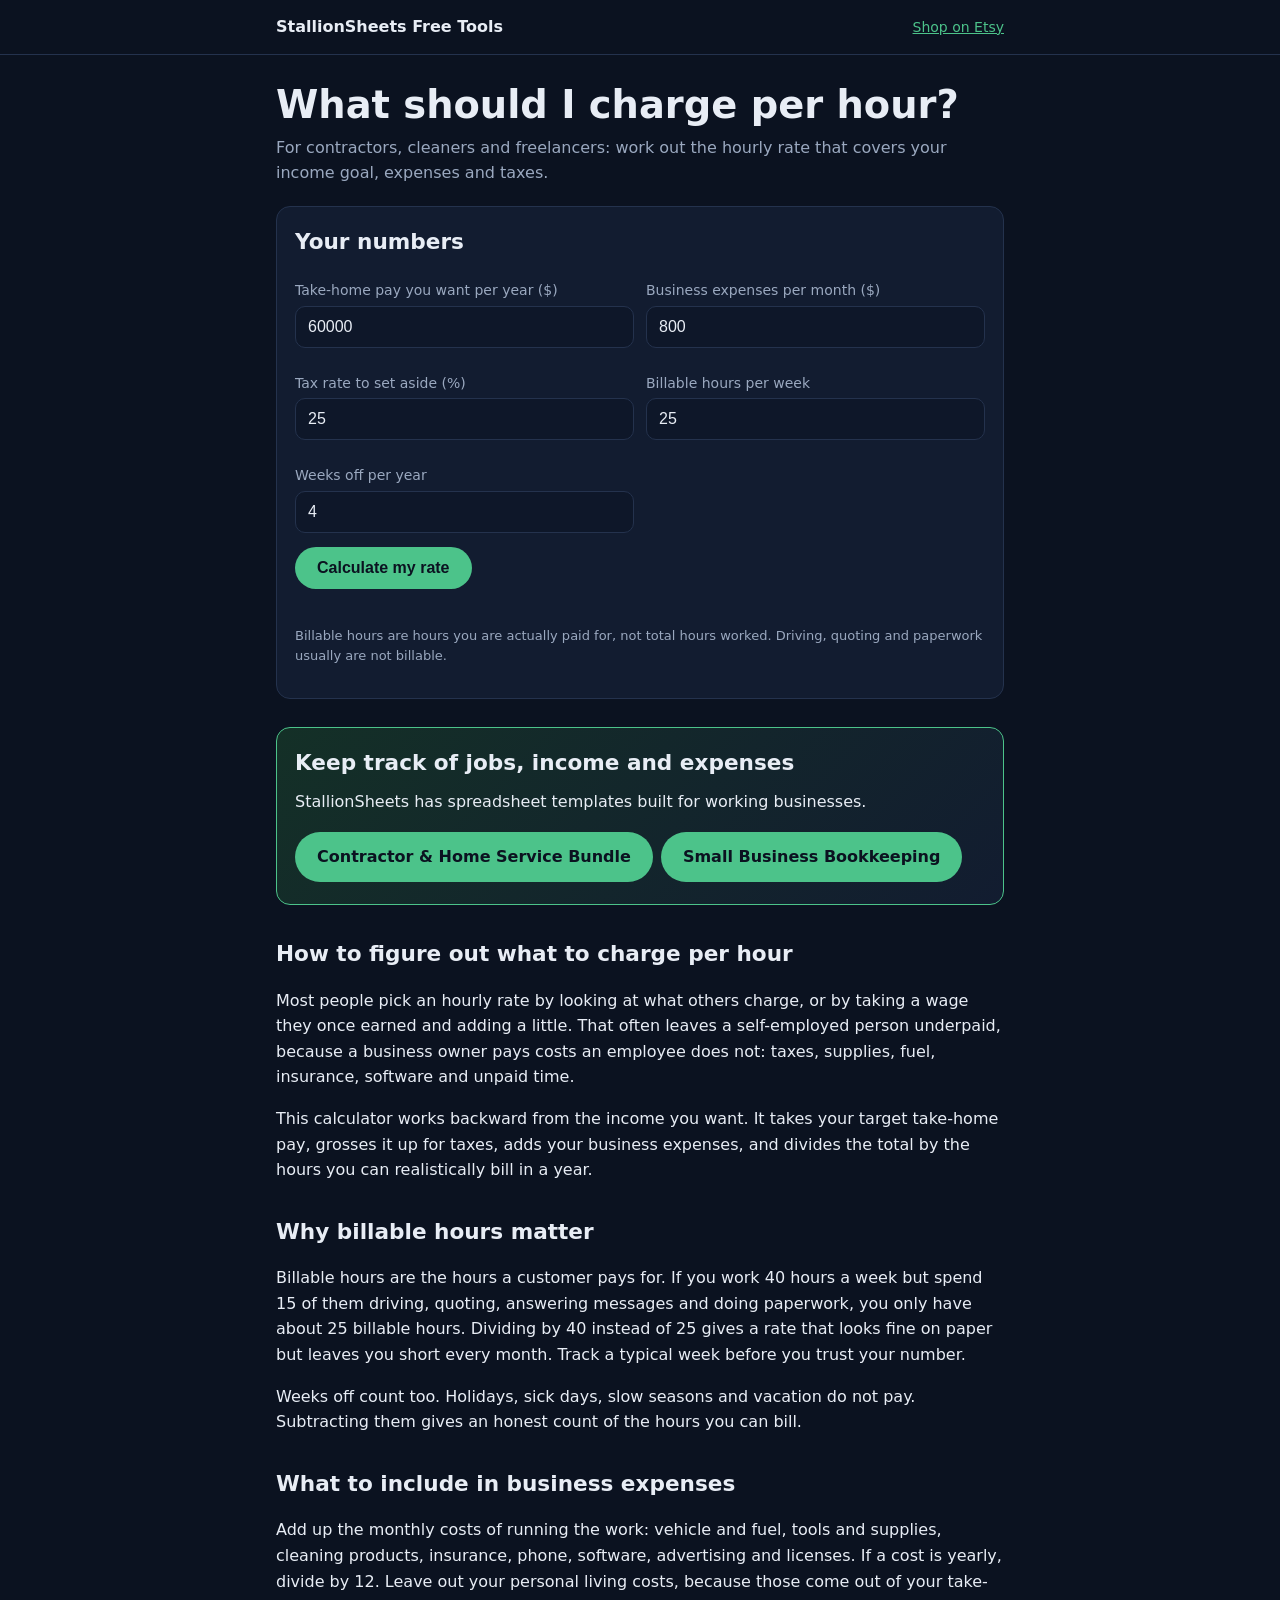
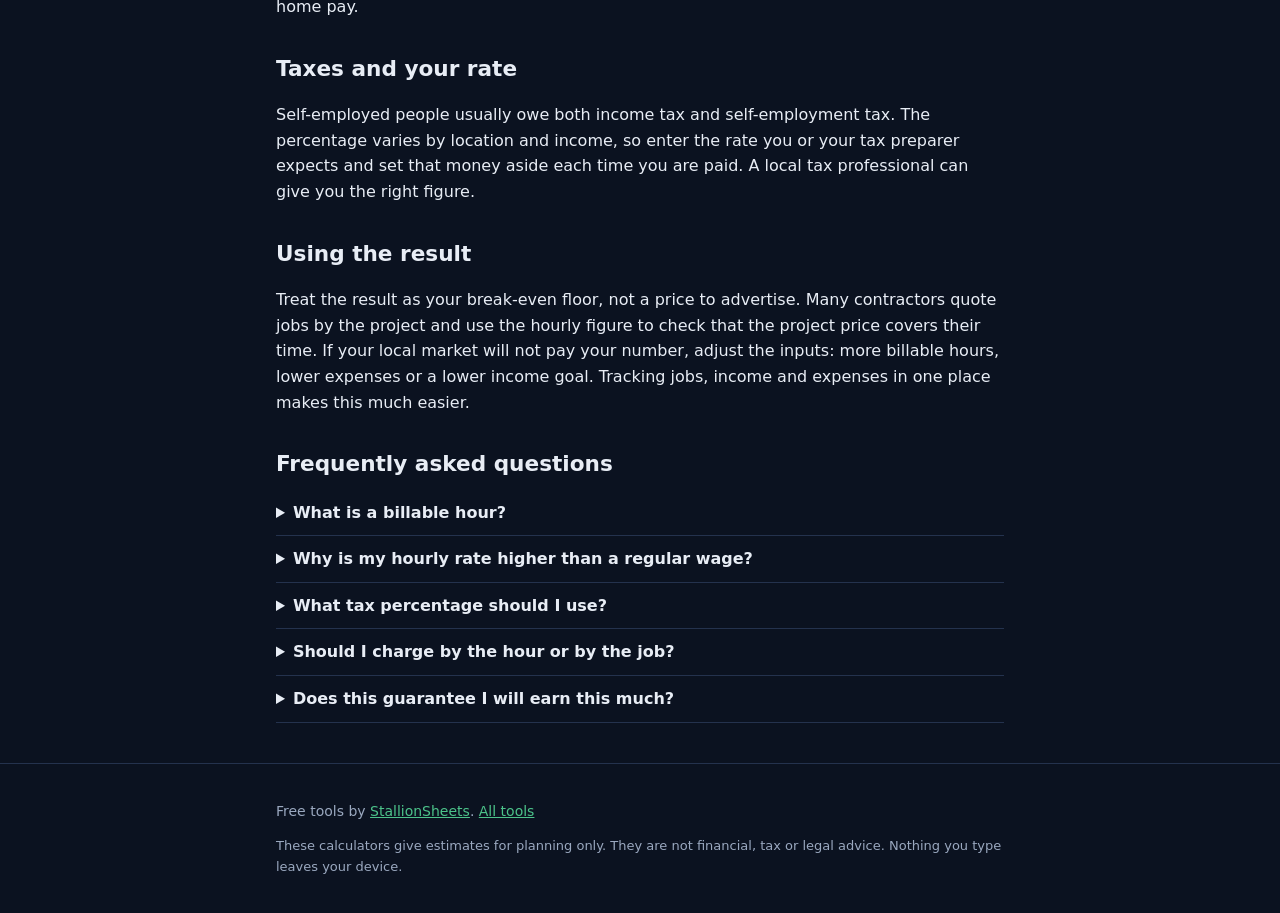
<file: hourly-rate-calculator.html>
<!doctype html>
<html lang="en"><head><meta charset="utf-8"><meta name="viewport" content="width=device-width,initial-scale=1">
<title>Hourly Rate Calculator for Contractors and Freelancers | StallionSheets</title>
<meta name="description" content="Free hourly rate calculator for contractors, cleaners and freelancers. Enter your income goal, expenses, taxes and billable hours.">
<link rel="canonical" href="https://jacksonrvannatta.github.io/stallionsheets-tools/hourly-rate-calculator.html">
<meta name="theme-color" content="#0b1220">
<meta property="og:title" content="Hourly Rate Calculator for Contractors and Freelancers | StallionSheets"><meta property="og:description" content="Free hourly rate calculator for contractors, cleaners and freelancers. Enter your income goal, expenses, taxes and billable hours."><meta property="og:type" content="website"><meta property="og:url" content="https://jacksonrvannatta.github.io/stallionsheets-tools/hourly-rate-calculator.html">
<link rel="stylesheet" href="style.css">
<script type="application/ld+json">{"@context": "https://schema.org", "@type": "FAQPage", "mainEntity": [{"@type": "Question", "name": "What is a billable hour?", "acceptedAnswer": {"@type": "Answer", "text": "An hour you can charge a customer for. Travel, quoting, admin and marketing time are usually not billable."}}, {"@type": "Question", "name": "Why is my hourly rate higher than a regular wage?", "acceptedAnswer": {"@type": "Answer", "text": "Because it has to cover taxes, business expenses, and the unpaid hours and weeks you do not bill."}}, {"@type": "Question", "name": "What tax percentage should I use?", "acceptedAnswer": {"@type": "Answer", "text": "It depends on where you live and how much you earn. Ask a tax professional, or use a cautious estimate and adjust later."}}, {"@type": "Question", "name": "Should I charge by the hour or by the job?", "acceptedAnswer": {"@type": "Answer", "text": "Either can work. Many service businesses quote by the job and use this hourly figure to check that the price covers their time."}}, {"@type": "Question", "name": "Does this guarantee I will earn this much?", "acceptedAnswer": {"@type": "Answer", "text": "No. It shows the rate you need to reach your target if you bill the hours you entered. Actual income depends on finding and completing the work."}}]}</script>
</head><body>
<header class="site"><div class="wrap"><a class="brand" href="index.html">StallionSheets Free Tools</a><a class="shop" href="https://www.etsy.com/shop/StallionSheets" rel="noopener">Shop on Etsy</a></div></header>
<main class="wrap">
<h1>What should I charge per hour?</h1><p class="lead">For contractors, cleaners and freelancers: work out the hourly rate that covers your income goal, expenses and taxes.</p>
<section class="card"><h2 style="margin-top:0">Your numbers</h2>
<div class="row"><div><label for="inc">Take-home pay you want per year ($)</label><input id="inc" type="number" inputmode="decimal" min="0" step="any" value="60000"></div>
<div><label for="exp">Business expenses per month ($)</label><input id="exp" type="number" inputmode="decimal" min="0" step="any" value="800"></div>
<div><label for="tax">Tax rate to set aside (%)</label><input id="tax" type="number" inputmode="decimal" min="0" max="90" step="any" value="25"></div>
<div><label for="hrs">Billable hours per week</label><input id="hrs" type="number" inputmode="decimal" min="1" step="any" value="25"></div>
<div><label for="off">Weeks off per year</label><input id="off" type="number" inputmode="decimal" min="0" max="51" step="any" value="4"></div></div>
<button class="btn" id="go" type="button">Calculate my rate</button><p class="err" id="err" role="alert"></p>
<p class="note">Billable hours are hours you are actually paid for, not total hours worked. Driving, quoting and paperwork usually are not billable.</p></section>
<section class="card result" id="res" hidden aria-live="polite"></section>
<aside class="cta"><h2 style="margin-top:0">Keep track of jobs, income and expenses</h2><p>StallionSheets has spreadsheet templates built for working businesses.</p><p><a class="btn" href="https://www.etsy.com/listing/4625243940" rel="noopener" target="_blank">Contractor &amp; Home Service Bundle</a><a class="btn" href="https://www.etsy.com/listing/4625747786" rel="noopener" target="_blank">Small Business Bookkeeping</a></p></aside>
<article><h2>How to figure out what to charge per hour</h2><p>Most people pick an hourly rate by looking at what others charge, or by taking a wage they once earned and adding a little. That often leaves a self-employed person underpaid, because a business owner pays costs an employee does not: taxes, supplies, fuel, insurance, software and unpaid time.</p><p>This calculator works backward from the income you want. It takes your target take-home pay, grosses it up for taxes, adds your business expenses, and divides the total by the hours you can realistically bill in a year.</p><h2>Why billable hours matter</h2><p>Billable hours are the hours a customer pays for. If you work 40 hours a week but spend 15 of them driving, quoting, answering messages and doing paperwork, you only have about 25 billable hours. Dividing by 40 instead of 25 gives a rate that looks fine on paper but leaves you short every month. Track a typical week before you trust your number.</p><p>Weeks off count too. Holidays, sick days, slow seasons and vacation do not pay. Subtracting them gives an honest count of the hours you can bill.</p><h2>What to include in business expenses</h2><p>Add up the monthly costs of running the work: vehicle and fuel, tools and supplies, cleaning products, insurance, phone, software, advertising and licenses. If a cost is yearly, divide by 12. Leave out your personal living costs, because those come out of your take-home pay.</p><h2>Taxes and your rate</h2><p>Self-employed people usually owe both income tax and self-employment tax. The percentage varies by location and income, so enter the rate you or your tax preparer expects and set that money aside each time you are paid. A local tax professional can give you the right figure.</p><h2>Using the result</h2><p>Treat the result as your break-even floor, not a price to advertise. Many contractors quote jobs by the project and use the hourly figure to check that the project price covers their time. If your local market will not pay your number, adjust the inputs: more billable hours, lower expenses or a lower income goal. Tracking jobs, income and expenses in one place makes this much easier.</p>
<h2>Frequently asked questions</h2><details><summary>What is a billable hour?</summary><p>An hour you can charge a customer for. Travel, quoting, admin and marketing time are usually not billable.</p></details><details><summary>Why is my hourly rate higher than a regular wage?</summary><p>Because it has to cover taxes, business expenses, and the unpaid hours and weeks you do not bill.</p></details><details><summary>What tax percentage should I use?</summary><p>It depends on where you live and how much you earn. Ask a tax professional, or use a cautious estimate and adjust later.</p></details><details><summary>Should I charge by the hour or by the job?</summary><p>Either can work. Many service businesses quote by the job and use this hourly figure to check that the price covers their time.</p></details><details><summary>Does this guarantee I will earn this much?</summary><p>No. It shows the rate you need to reach your target if you bill the hours you entered. Actual income depends on finding and completing the work.</p></details></article>
</main>
<footer><div class="wrap"><p>Free tools by <a href="https://www.etsy.com/shop/StallionSheets" rel="noopener">StallionSheets</a>. <a href="index.html">All tools</a></p>
<p class="note">These calculators give estimates for planning only. They are not financial, tax or legal advice. Nothing you type leaves your device.</p></div></footer>
<script src="calc.js"></script>
<script>
function v(id){return parseFloat(document.getElementById(id).value)}
document.getElementById('go').onclick=function(){
var err=document.getElementById('err');err.textContent='';
var o={takeHomeYear:v('inc')||0,expensesMonth:v('exp')||0,taxPct:v('tax')||0,hoursPerWeek:v('hrs'),weeksOff:v('off')||0};
if(!(o.hoursPerWeek>0)){err.textContent='Enter billable hours per week above 0.';return}
if(o.taxPct<0||o.taxPct>=90||o.takeHomeYear<0||o.expensesMonth<0||o.weeksOff<0||o.weeksOff>51){err.textContent='Check your numbers: tax must be under 90%, weeks off 0 to 51, no negatives.';return}
var r=Calc.hourlyRate(o),el=document.getElementById('res');el.hidden=false;
el.innerHTML='<p class="note" style="margin:0">Minimum hourly rate</p><p class="big">'+Calc.money(r.rate)+' per hour</p><div class="stat"><div><small>Revenue needed per year</small><b>'+Calc.money(r.revenueYear)+'</b></div><div><small>Revenue needed per month</small><b>'+Calc.money(r.revenueMonth)+'</b></div><div><small>Billable hours per year</small><b>'+r.billableHours.toLocaleString('en-US')+'</b></div><div><small>Taxes to set aside</small><b>'+Calc.money(r.taxSetAside)+'</b></div><div><small>Expenses per year</small><b>'+Calc.money(r.expensesYear)+'</b></div></div><p class="note">This is the break-even rate for your goal. It is not a promise of income: you only earn it for hours you actually bill. Many people add a cushion for slow weeks.</p>';
el.scrollIntoView({behavior:'smooth',block:'nearest'})};
</script>
</body></html>
</file>
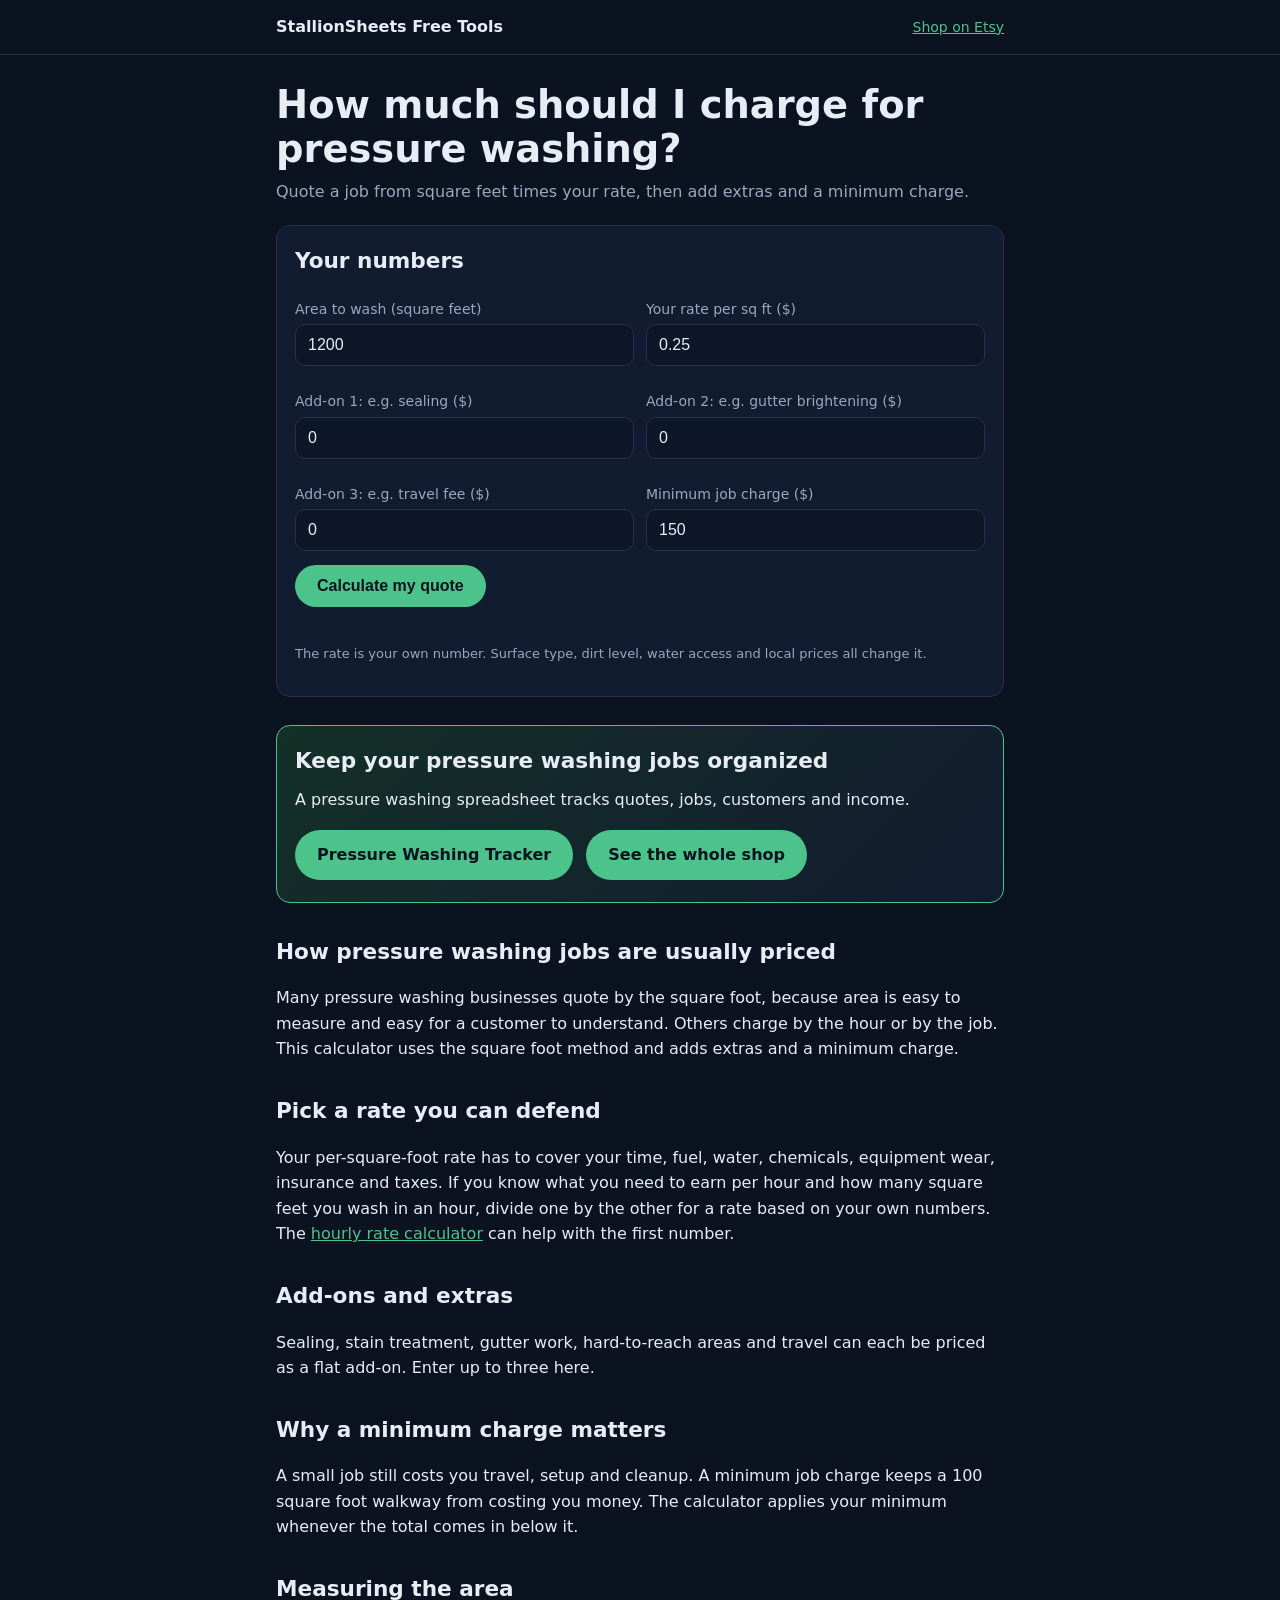
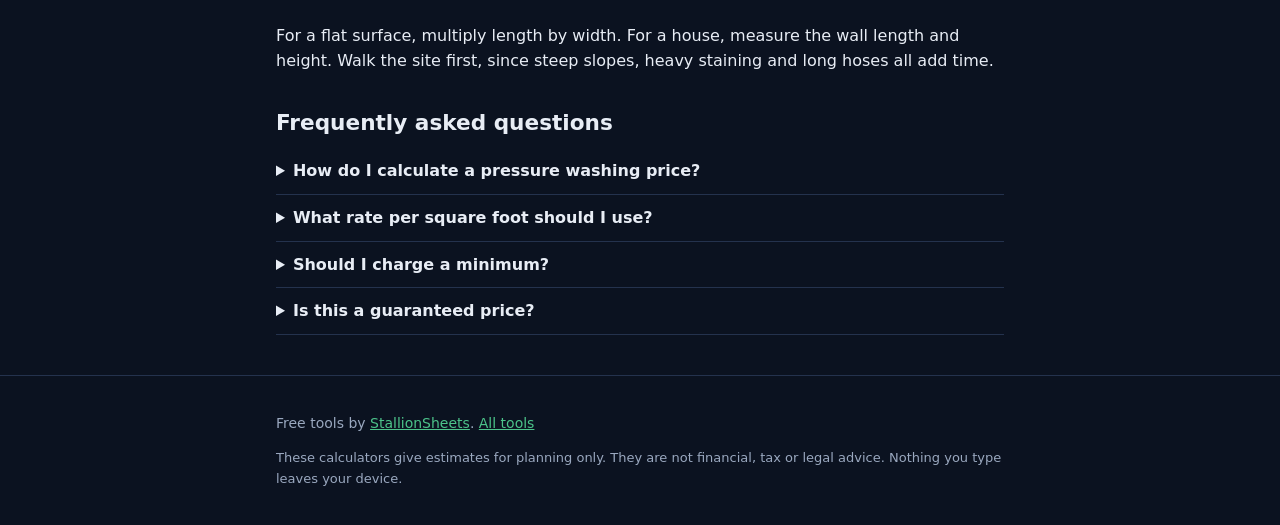
<file: pressure-washing-price-calculator.html>
<!doctype html>
<html lang="en"><head><meta charset="utf-8"><meta name="viewport" content="width=device-width,initial-scale=1">
<title>Pressure Washing Price Calculator: Quote Jobs by Square Foot | StallionSheets</title>
<meta name="description" content="Free pressure washing price calculator. Multiply square feet by your rate, add extras like sealing, and apply a minimum job charge.">
<link rel="canonical" href="https://jacksonrvannatta.github.io/stallionsheets-tools/pressure-washing-price-calculator.html">
<meta name="theme-color" content="#0b1220">
<meta property="og:title" content="Pressure Washing Price Calculator: Quote Jobs by Square Foot | StallionSheets"><meta property="og:description" content="Free pressure washing price calculator. Multiply square feet by your rate, add extras like sealing, and apply a minimum job charge."><meta property="og:type" content="website"><meta property="og:url" content="https://jacksonrvannatta.github.io/stallionsheets-tools/pressure-washing-price-calculator.html">
<link rel="stylesheet" href="style.css">
<script type="application/ld+json">{"@context": "https://schema.org", "@type": "FAQPage", "mainEntity": [{"@type": "Question", "name": "How do I calculate a pressure washing price?", "acceptedAnswer": {"@type": "Answer", "text": "Multiply the square feet by your rate per square foot, add any extras, and make sure the total meets your minimum job charge."}}, {"@type": "Question", "name": "What rate per square foot should I use?", "acceptedAnswer": {"@type": "Answer", "text": "Use a rate based on your own costs and speed, and compare it with local prices. This tool does not set a market rate for you."}}, {"@type": "Question", "name": "Should I charge a minimum?", "acceptedAnswer": {"@type": "Answer", "text": "Many businesses do, so small jobs still cover travel and setup. The amount is up to you."}}, {"@type": "Question", "name": "Is this a guaranteed price?", "acceptedAnswer": {"@type": "Answer", "text": "No. It is an estimate. Inspect the site and adjust for conditions before you quote."}}]}</script>
</head><body>
<header class="site"><div class="wrap"><a class="brand" href="index.html">StallionSheets Free Tools</a><a class="shop" href="https://www.etsy.com/shop/StallionSheets" rel="noopener">Shop on Etsy</a></div></header>
<main class="wrap">
<h1>How much should I charge for pressure washing?</h1><p class="lead">Quote a job from square feet times your rate, then add extras and a minimum charge.</p>
<section class="card"><h2 style="margin-top:0">Your numbers</h2>
<div class="row"><div><label for="sqft">Area to wash (square feet)</label><input id="sqft" type="number" inputmode="decimal" min="0" step="any" value="1200"></div><div><label for="rate">Your rate per sq ft ($)</label><input id="rate" type="number" inputmode="decimal" min="0" step="any" value="0.25"></div><div><label for="a1">Add-on 1: e.g. sealing ($)</label><input id="a1" type="number" inputmode="decimal" min="0" step="any" value="0"></div><div><label for="a2">Add-on 2: e.g. gutter brightening ($)</label><input id="a2" type="number" inputmode="decimal" min="0" step="any" value="0"></div><div><label for="a3">Add-on 3: e.g. travel fee ($)</label><input id="a3" type="number" inputmode="decimal" min="0" step="any" value="0"></div><div><label for="min">Minimum job charge ($)</label><input id="min" type="number" inputmode="decimal" min="0" step="any" value="150"></div></div>
<button class="btn" id="go" type="button">Calculate my quote</button><p class="err" id="err" role="alert"></p><p class="note">The rate is your own number. Surface type, dirt level, water access and local prices all change it.</p></section>
<section class="card result" id="res" hidden aria-live="polite"></section>
<aside class="cta"><h2 style="margin-top:0">Keep your pressure washing jobs organized</h2><p>A pressure washing spreadsheet tracks quotes, jobs, customers and income.</p><p><a class="btn" href="https://www.etsy.com/listing/4625727266" rel="noopener" target="_blank">Pressure Washing Tracker</a> <a class="btn" href="https://www.etsy.com/shop/StallionSheets" rel="noopener" target="_blank">See the whole shop</a></p></aside>
<article><h2>How pressure washing jobs are usually priced</h2><p>Many pressure washing businesses quote by the square foot, because area is easy to measure and easy for a customer to understand. Others charge by the hour or by the job. This calculator uses the square foot method and adds extras and a minimum charge.</p><h2>Pick a rate you can defend</h2><p>Your per-square-foot rate has to cover your time, fuel, water, chemicals, equipment wear, insurance and taxes. If you know what you need to earn per hour and how many square feet you wash in an hour, divide one by the other for a rate based on your own numbers. The <a href="hourly-rate-calculator.html">hourly rate calculator</a> can help with the first number.</p><h2>Add-ons and extras</h2><p>Sealing, stain treatment, gutter work, hard-to-reach areas and travel can each be priced as a flat add-on. Enter up to three here.</p><h2>Why a minimum charge matters</h2><p>A small job still costs you travel, setup and cleanup. A minimum job charge keeps a 100 square foot walkway from costing you money. The calculator applies your minimum whenever the total comes in below it.</p><h2>Measuring the area</h2><p>For a flat surface, multiply length by width. For a house, measure the wall length and height. Walk the site first, since steep slopes, heavy staining and long hoses all add time.</p>
<h2>Frequently asked questions</h2><details><summary>How do I calculate a pressure washing price?</summary><p>Multiply the square feet by your rate per square foot, add any extras, and make sure the total meets your minimum job charge.</p></details><details><summary>What rate per square foot should I use?</summary><p>Use a rate based on your own costs and speed, and compare it with local prices. This tool does not set a market rate for you.</p></details><details><summary>Should I charge a minimum?</summary><p>Many businesses do, so small jobs still cover travel and setup. The amount is up to you.</p></details><details><summary>Is this a guaranteed price?</summary><p>No. It is an estimate. Inspect the site and adjust for conditions before you quote.</p></details></article>
</main>
<footer><div class="wrap"><p>Free tools by <a href="https://www.etsy.com/shop/StallionSheets" rel="noopener">StallionSheets</a>. <a href="index.html">All tools</a></p>
<p class="note">These calculators give estimates for planning only. They are not financial, tax or legal advice. Nothing you type leaves your device.</p></div></footer>
<script src="calc.js"></script><script src="calc2.js"></script>
<script>
function v(id){return parseFloat(document.getElementById(id).value)}
function sh(h){var el=document.getElementById('res');el.hidden=false;el.innerHTML=h;el.scrollIntoView({behavior:'smooth',block:'nearest'})}
document.getElementById('go').onclick=function(){
var err=document.getElementById('err');err.textContent='';
var o={sqft:v('sqft'),rate:v('rate'),addons:[v('a1')||0,v('a2')||0,v('a3')||0],minCharge:v('min')||0};
if(!(o.sqft>0&&o.rate>=0)||o.minCharge<0||o.addons.some(function(a){return a<0})){err.textContent='Enter an area above 0 and no negative amounts.';return}
var r=Calc2.pressurePrice(o);
sh('<p class="note" style="margin:0">Quote for this job</p><p class="big">'+Calc.money(r.price)+'</p><div class="stat"><div><small>Area charge</small><b>'+Calc.money(r.area)+'</b></div><div><small>Add-ons</small><b>'+Calc.money(r.addons)+'</b></div><div><small>Before minimum</small><b>'+Calc.money(r.subtotal)+'</b></div></div><p class="note">'+(r.minApplied?'Your minimum job charge was higher than the calculated total, so the minimum applies.':'The calculated total is above your minimum, so the minimum does not apply.')+' Price = square feet x rate + add-ons, never less than the minimum.</p>')};
</script>
</body></html>
</file>
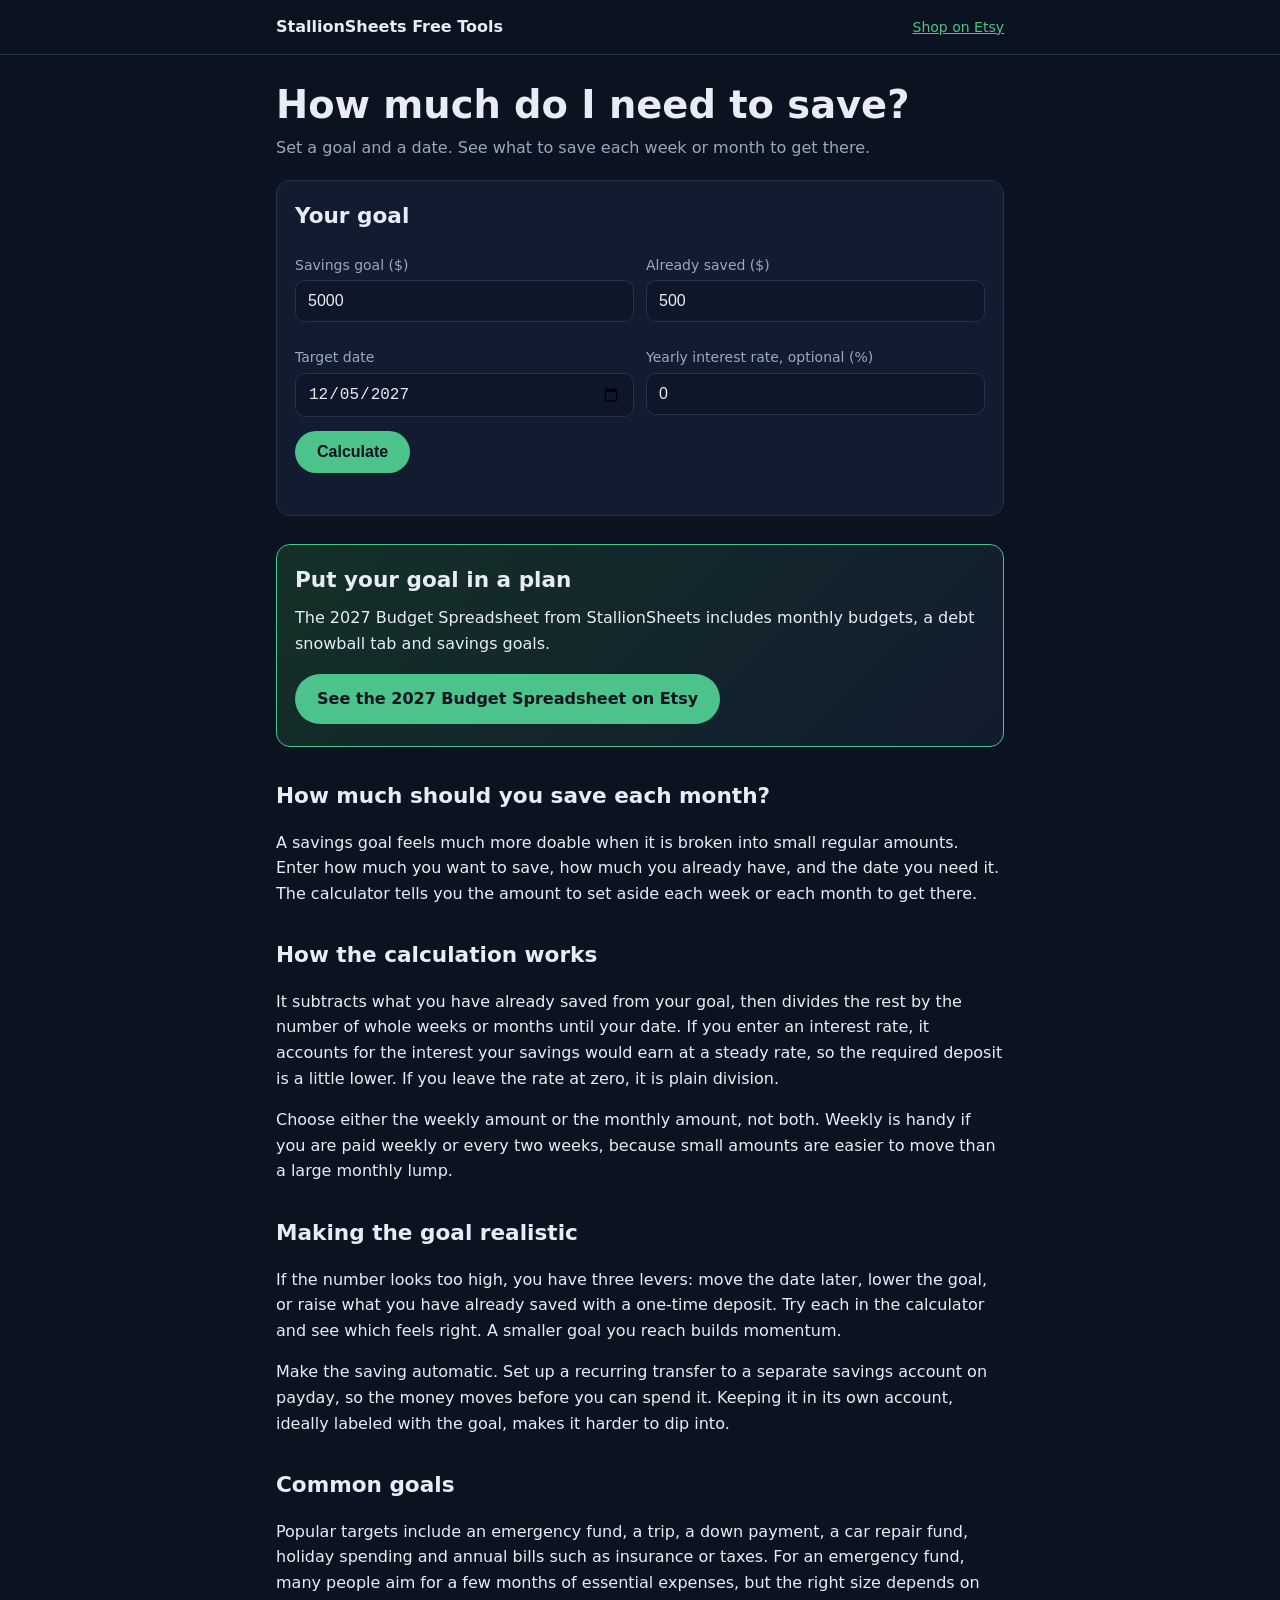
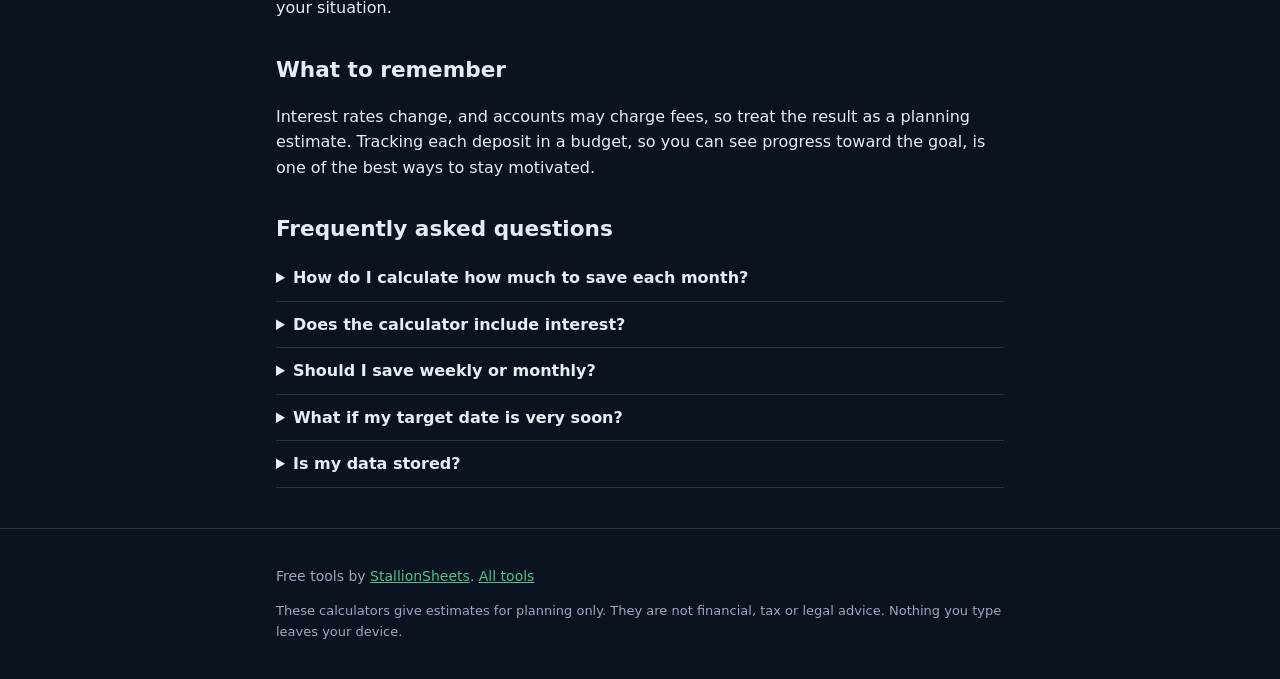
<file: savings-goal-calculator.html>
<!doctype html>
<html lang="en"><head><meta charset="utf-8"><meta name="viewport" content="width=device-width,initial-scale=1">
<title>Savings Goal Calculator: How Much to Save Per Week or Month | StallionSheets</title>
<meta name="description" content="Free savings goal calculator. See how much to save per week or month to reach your goal by a date.">
<link rel="canonical" href="https://jacksonrvannatta.github.io/stallionsheets-tools/savings-goal-calculator.html">
<meta name="theme-color" content="#0b1220">
<meta property="og:title" content="Savings Goal Calculator: How Much to Save Per Week or Month | StallionSheets"><meta property="og:description" content="Free savings goal calculator. See how much to save per week or month to reach your goal by a date."><meta property="og:type" content="website"><meta property="og:url" content="https://jacksonrvannatta.github.io/stallionsheets-tools/savings-goal-calculator.html">
<link rel="stylesheet" href="style.css">
<script type="application/ld+json">{"@context": "https://schema.org", "@type": "FAQPage", "mainEntity": [{"@type": "Question", "name": "How do I calculate how much to save each month?", "acceptedAnswer": {"@type": "Answer", "text": "Subtract what you have saved from your goal and divide by the number of months until your deadline. This calculator does that for you and also shows the weekly amount."}}, {"@type": "Question", "name": "Does the calculator include interest?", "acceptedAnswer": {"@type": "Answer", "text": "Only if you enter a yearly interest rate. With a rate of 0, it is simple division."}}, {"@type": "Question", "name": "Should I save weekly or monthly?", "acceptedAnswer": {"@type": "Answer", "text": "Whichever matches how you are paid. Use one plan or the other, not both."}}, {"@type": "Question", "name": "What if my target date is very soon?", "acceptedAnswer": {"@type": "Answer", "text": "The required amount will be large. Try a later date or a smaller goal to see what is realistic."}}, {"@type": "Question", "name": "Is my data stored?", "acceptedAnswer": {"@type": "Answer", "text": "No. The math runs in your browser and nothing is sent or saved."}}]}</script>
</head><body>
<header class="site"><div class="wrap"><a class="brand" href="index.html">StallionSheets Free Tools</a><a class="shop" href="https://www.etsy.com/shop/StallionSheets" rel="noopener">Shop on Etsy</a></div></header>
<main class="wrap">
<h1>How much do I need to save?</h1><p class="lead">Set a goal and a date. See what to save each week or month to get there.</p>
<section class="card"><h2 style="margin-top:0">Your goal</h2>
<div class="row"><div><label for="goal">Savings goal ($)</label><input id="goal" type="number" inputmode="decimal" min="0" step="any" value="5000"></div>
<div><label for="cur">Already saved ($)</label><input id="cur" type="number" inputmode="decimal" min="0" step="any" value="500"></div>
<div><label for="date">Target date</label><input id="date" type="date"></div>
<div><label for="apr">Yearly interest rate, optional (%)</label><input id="apr" type="number" inputmode="decimal" min="0" step="any" value="0"></div></div>
<button class="btn" id="go" type="button">Calculate</button><p class="err" id="err" role="alert"></p></section>
<section class="card result" id="res" hidden aria-live="polite"></section>
<aside class="cta"><h2 style="margin-top:0">Put your goal in a plan</h2><p>The 2027 Budget Spreadsheet from StallionSheets includes monthly budgets, a debt snowball tab and savings goals.</p><p><a class="btn" href="https://www.etsy.com/listing/4625747764" rel="noopener" target="_blank">See the 2027 Budget Spreadsheet on Etsy</a></p></aside>
<article><h2>How much should you save each month?</h2><p>A savings goal feels much more doable when it is broken into small regular amounts. Enter how much you want to save, how much you already have, and the date you need it. The calculator tells you the amount to set aside each week or each month to get there.</p><h2>How the calculation works</h2><p>It subtracts what you have already saved from your goal, then divides the rest by the number of whole weeks or months until your date. If you enter an interest rate, it accounts for the interest your savings would earn at a steady rate, so the required deposit is a little lower. If you leave the rate at zero, it is plain division.</p><p>Choose either the weekly amount or the monthly amount, not both. Weekly is handy if you are paid weekly or every two weeks, because small amounts are easier to move than a large monthly lump.</p><h2>Making the goal realistic</h2><p>If the number looks too high, you have three levers: move the date later, lower the goal, or raise what you have already saved with a one-time deposit. Try each in the calculator and see which feels right. A smaller goal you reach builds momentum.</p><p>Make the saving automatic. Set up a recurring transfer to a separate savings account on payday, so the money moves before you can spend it. Keeping it in its own account, ideally labeled with the goal, makes it harder to dip into.</p><h2>Common goals</h2><p>Popular targets include an emergency fund, a trip, a down payment, a car repair fund, holiday spending and annual bills such as insurance or taxes. For an emergency fund, many people aim for a few months of essential expenses, but the right size depends on your situation.</p><h2>What to remember</h2><p>Interest rates change, and accounts may charge fees, so treat the result as a planning estimate. Tracking each deposit in a budget, so you can see progress toward the goal, is one of the best ways to stay motivated.</p>
<h2>Frequently asked questions</h2><details><summary>How do I calculate how much to save each month?</summary><p>Subtract what you have saved from your goal and divide by the number of months until your deadline. This calculator does that for you and also shows the weekly amount.</p></details><details><summary>Does the calculator include interest?</summary><p>Only if you enter a yearly interest rate. With a rate of 0, it is simple division.</p></details><details><summary>Should I save weekly or monthly?</summary><p>Whichever matches how you are paid. Use one plan or the other, not both.</p></details><details><summary>What if my target date is very soon?</summary><p>The required amount will be large. Try a later date or a smaller goal to see what is realistic.</p></details><details><summary>Is my data stored?</summary><p>No. The math runs in your browser and nothing is sent or saved.</p></details></article>
</main>
<footer><div class="wrap"><p>Free tools by <a href="https://www.etsy.com/shop/StallionSheets" rel="noopener">StallionSheets</a>. <a href="index.html">All tools</a></p>
<p class="note">These calculators give estimates for planning only. They are not financial, tax or legal advice. Nothing you type leaves your device.</p></div></footer>
<script src="calc.js"></script>
<script>
(function(){var d=new Date();d.setMonth(d.getMonth()+12);var p=function(n){return String(n).padStart(2,'0')};
document.getElementById('date').value=d.getFullYear()+'-'+p(d.getMonth()+1)+'-'+p(d.getDate())})();
document.getElementById('go').onclick=function(){
var err=document.getElementById('err');err.textContent='';
var goal=parseFloat(document.getElementById('goal').value),cur=parseFloat(document.getElementById('cur').value)||0,apr=parseFloat(document.getElementById('apr').value)||0,ds=document.getElementById('date').value;
if(!(goal>0)){err.textContent='Enter a goal above 0.';return}
if(cur<0||apr<0){err.textContent='Numbers cannot be negative.';return}
if(!ds){err.textContent='Pick a target date.';return}
var parts=ds.split('-'),t=new Date(+parts[0],+parts[1]-1,+parts[2]),n=new Date();n=new Date(n.getFullYear(),n.getMonth(),n.getDate());
var days=Math.round((t-n)/86400000);
if(days<1){err.textContent='Pick a date in the future.';return}
var el=document.getElementById('res');el.hidden=false;
if(cur>=goal){el.innerHTML='<p class="big">You are already there</p><p>You have saved '+Calc.money(cur)+', which meets your goal of '+Calc.money(goal)+'.</p>';return}
var r=Calc.savings(goal,cur,days,apr);
el.innerHTML='<p class="note" style="margin:0">To reach '+Calc.money(goal)+' by '+t.toLocaleDateString('en-US',{month:'long',day:'numeric',year:'numeric'})+'</p><p class="big">'+Calc.money(r.month.perPeriod)+' per month</p><p>or '+Calc.money(r.week.perPeriod)+' per week</p><div class="stat"><div><small>Still to save</small><b>'+Calc.money(r.remaining)+'</b></div><div><small>Days left</small><b>'+days+'</b></div><div><small>Monthly deposits</small><b>'+r.month.periods+'</b></div><div><small>Weekly deposits</small><b>'+r.week.periods+'</b></div></div><p class="note">Pick the weekly or the monthly plan, not both. The number of deposits is rounded down to whole weeks or months, so the plan lands on or just before your date. Interest, if you entered a rate, is assumed to compound each period at a steady rate; real accounts vary.</p>';
el.scrollIntoView({behavior:'smooth',block:'nearest'})};
</script>
</body></html>
</file>
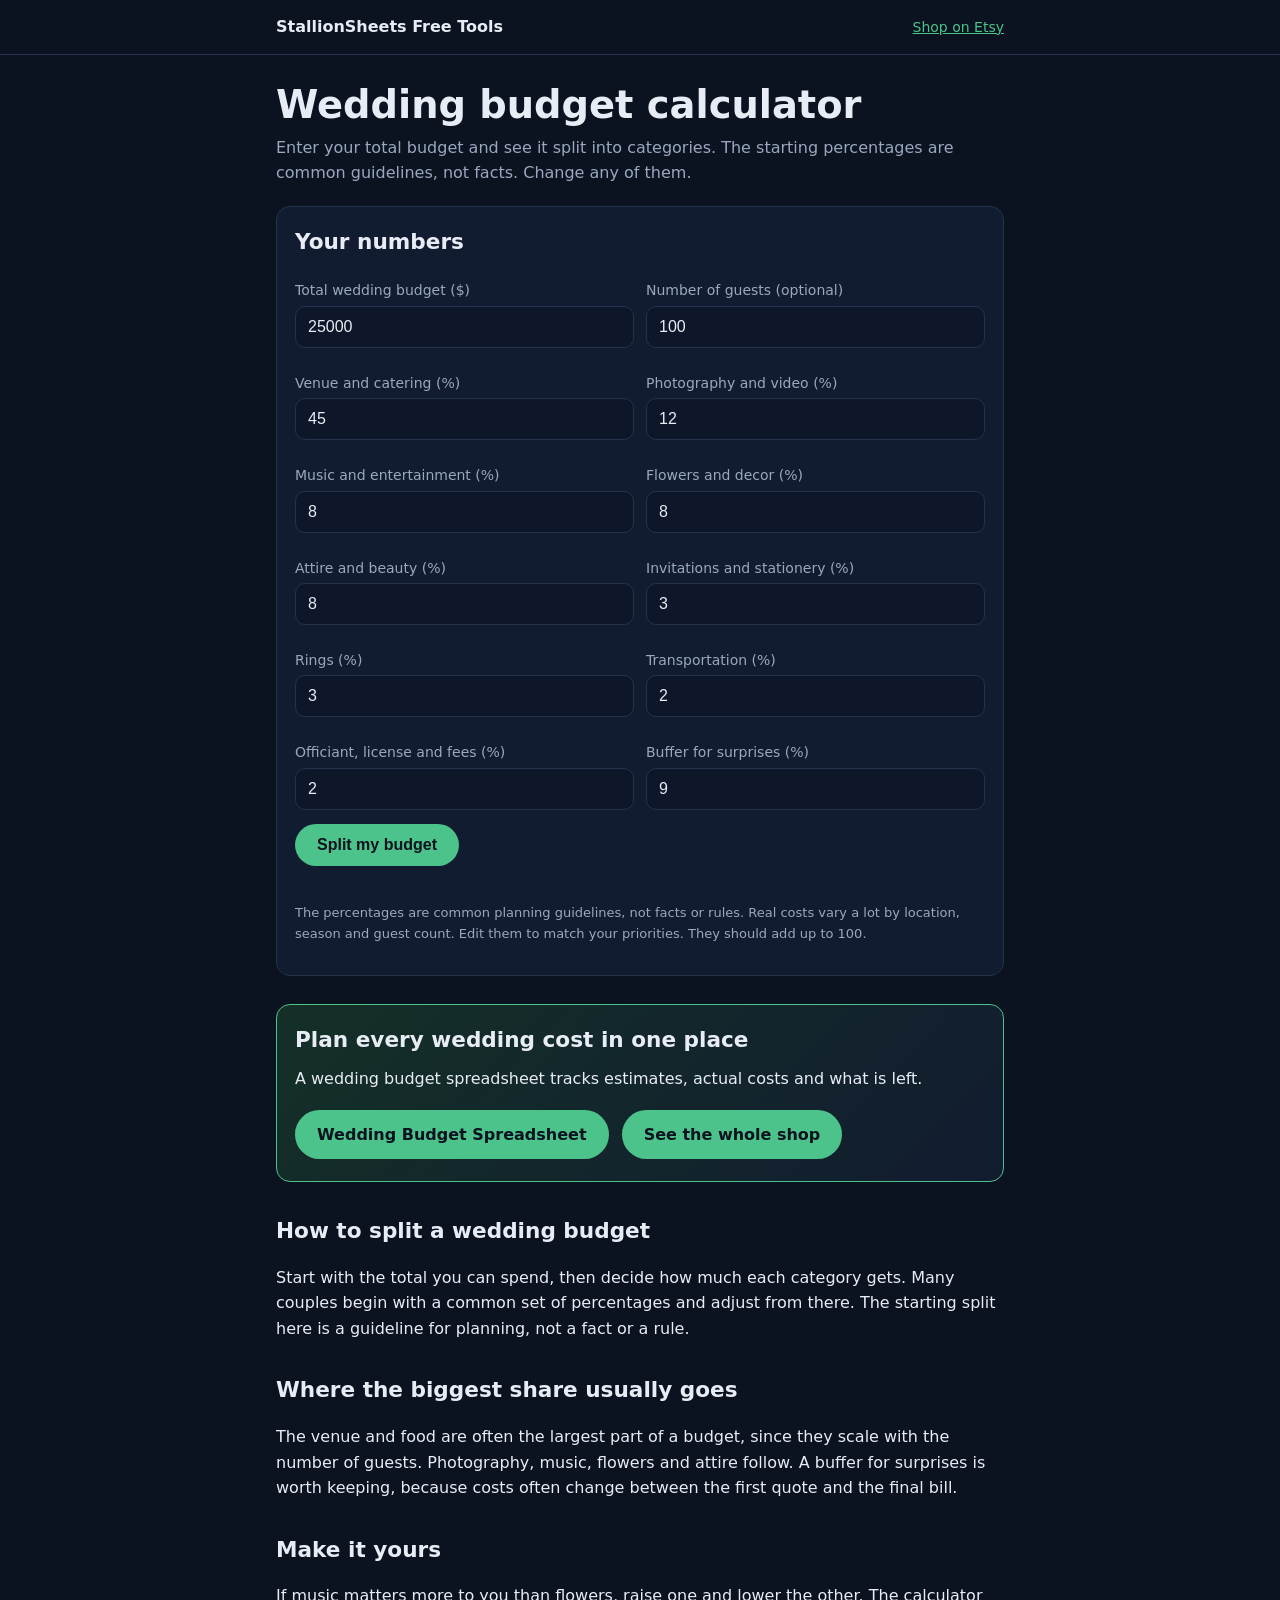
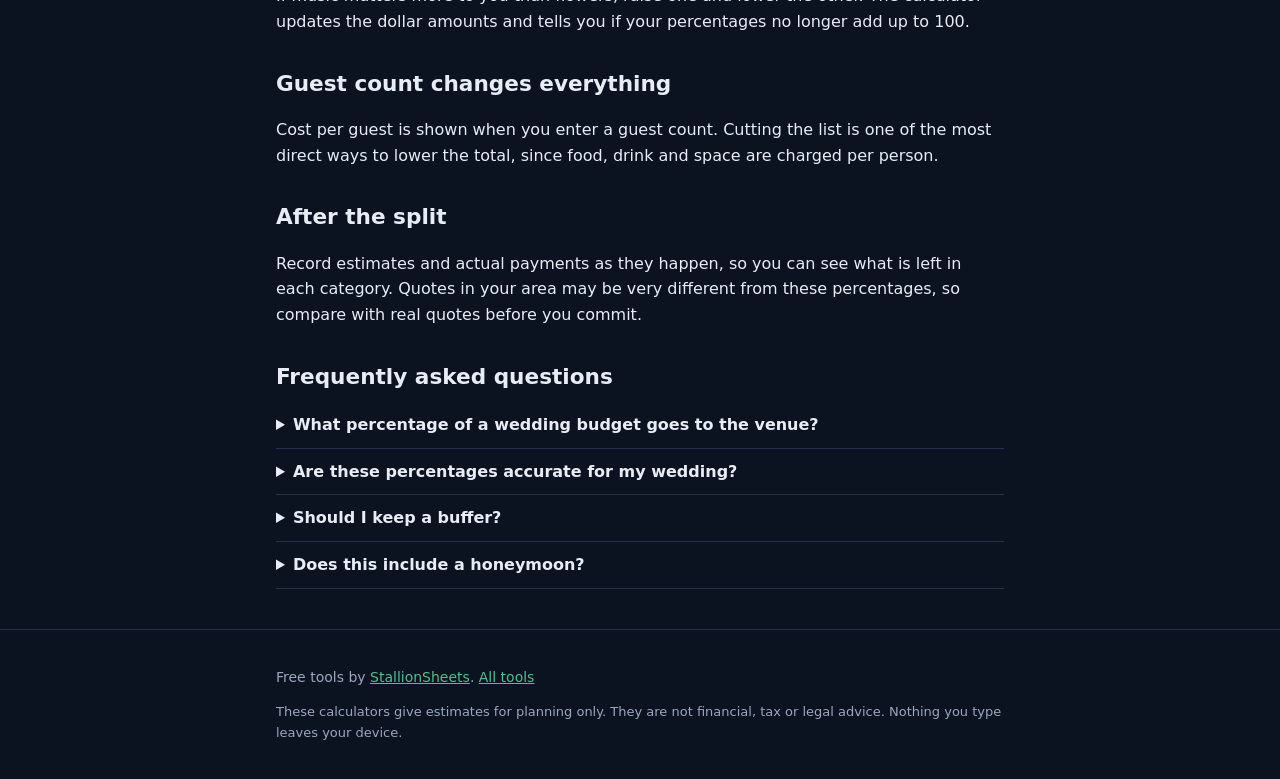
<file: wedding-budget-calculator.html>
<!doctype html>
<html lang="en"><head><meta charset="utf-8"><meta name="viewport" content="width=device-width,initial-scale=1">
<title>Wedding Budget Calculator: Split Your Budget by Category | StallionSheets</title>
<meta name="description" content="Free wedding budget calculator. Enter your total budget and see it split by category using common percentage guidelines you can edit.">
<link rel="canonical" href="https://jacksonrvannatta.github.io/stallionsheets-tools/wedding-budget-calculator.html">
<meta name="theme-color" content="#0b1220">
<meta property="og:title" content="Wedding Budget Calculator: Split Your Budget by Category | StallionSheets"><meta property="og:description" content="Free wedding budget calculator. Enter your total budget and see it split by category using common percentage guidelines you can edit."><meta property="og:type" content="website"><meta property="og:url" content="https://jacksonrvannatta.github.io/stallionsheets-tools/wedding-budget-calculator.html">
<link rel="stylesheet" href="style.css">
<script type="application/ld+json">{"@context": "https://schema.org", "@type": "FAQPage", "mainEntity": [{"@type": "Question", "name": "What percentage of a wedding budget goes to the venue?", "acceptedAnswer": {"@type": "Answer", "text": "Many planning guides suggest venue and catering together take a large share. This calculator starts at 45% as a common guideline, and you can change it."}}, {"@type": "Question", "name": "Are these percentages accurate for my wedding?", "acceptedAnswer": {"@type": "Answer", "text": "They are common guidelines, not facts. Costs differ by location, season and priorities, so edit them."}}, {"@type": "Question", "name": "Should I keep a buffer?", "acceptedAnswer": {"@type": "Answer", "text": "Many couples do, because costs often rise. The calculator starts with 9% as a guideline."}}, {"@type": "Question", "name": "Does this include a honeymoon?", "acceptedAnswer": {"@type": "Answer", "text": "No. Add it to your total or plan it separately."}}]}</script>
</head><body>
<header class="site"><div class="wrap"><a class="brand" href="index.html">StallionSheets Free Tools</a><a class="shop" href="https://www.etsy.com/shop/StallionSheets" rel="noopener">Shop on Etsy</a></div></header>
<main class="wrap">
<h1>Wedding budget calculator</h1><p class="lead">Enter your total budget and see it split into categories. The starting percentages are common guidelines, not facts. Change any of them.</p>
<section class="card"><h2 style="margin-top:0">Your numbers</h2>
<div class="row"><div><label for="tot">Total wedding budget ($)</label><input id="tot" type="number" inputmode="decimal" min="0" step="any" value="25000"></div><div><label for="guests">Number of guests (optional)</label><input id="guests" type="number" inputmode="decimal" min="0" step="1" value="100"></div><div><label for="p0">Venue and catering (%)</label><input id="p0" type="number" inputmode="decimal" min="0" max="100" step="any" value="45"></div><div><label for="p1">Photography and video (%)</label><input id="p1" type="number" inputmode="decimal" min="0" max="100" step="any" value="12"></div><div><label for="p2">Music and entertainment (%)</label><input id="p2" type="number" inputmode="decimal" min="0" max="100" step="any" value="8"></div><div><label for="p3">Flowers and decor (%)</label><input id="p3" type="number" inputmode="decimal" min="0" max="100" step="any" value="8"></div><div><label for="p4">Attire and beauty (%)</label><input id="p4" type="number" inputmode="decimal" min="0" max="100" step="any" value="8"></div><div><label for="p5">Invitations and stationery (%)</label><input id="p5" type="number" inputmode="decimal" min="0" max="100" step="any" value="3"></div><div><label for="p6">Rings (%)</label><input id="p6" type="number" inputmode="decimal" min="0" max="100" step="any" value="3"></div><div><label for="p7">Transportation (%)</label><input id="p7" type="number" inputmode="decimal" min="0" max="100" step="any" value="2"></div><div><label for="p8">Officiant, license and fees (%)</label><input id="p8" type="number" inputmode="decimal" min="0" max="100" step="any" value="2"></div><div><label for="p9">Buffer for surprises (%)</label><input id="p9" type="number" inputmode="decimal" min="0" max="100" step="any" value="9"></div></div>
<button class="btn" id="go" type="button">Split my budget</button><p class="err" id="err" role="alert"></p><p class="note">The percentages are common planning guidelines, not facts or rules. Real costs vary a lot by location, season and guest count. Edit them to match your priorities. They should add up to 100.</p></section>
<section class="card result" id="res" hidden aria-live="polite"></section>
<aside class="cta"><h2 style="margin-top:0">Plan every wedding cost in one place</h2><p>A wedding budget spreadsheet tracks estimates, actual costs and what is left.</p><p><a class="btn" href="https://www.etsy.com/listing/4625758364" rel="noopener" target="_blank">Wedding Budget Spreadsheet</a> <a class="btn" href="https://www.etsy.com/shop/StallionSheets" rel="noopener" target="_blank">See the whole shop</a></p></aside>
<article><h2>How to split a wedding budget</h2><p>Start with the total you can spend, then decide how much each category gets. Many couples begin with a common set of percentages and adjust from there. The starting split here is a guideline for planning, not a fact or a rule.</p><h2>Where the biggest share usually goes</h2><p>The venue and food are often the largest part of a budget, since they scale with the number of guests. Photography, music, flowers and attire follow. A buffer for surprises is worth keeping, because costs often change between the first quote and the final bill.</p><h2>Make it yours</h2><p>If music matters more to you than flowers, raise one and lower the other. The calculator updates the dollar amounts and tells you if your percentages no longer add up to 100.</p><h2>Guest count changes everything</h2><p>Cost per guest is shown when you enter a guest count. Cutting the list is one of the most direct ways to lower the total, since food, drink and space are charged per person.</p><h2>After the split</h2><p>Record estimates and actual payments as they happen, so you can see what is left in each category. Quotes in your area may be very different from these percentages, so compare with real quotes before you commit.</p>
<h2>Frequently asked questions</h2><details><summary>What percentage of a wedding budget goes to the venue?</summary><p>Many planning guides suggest venue and catering together take a large share. This calculator starts at 45% as a common guideline, and you can change it.</p></details><details><summary>Are these percentages accurate for my wedding?</summary><p>They are common guidelines, not facts. Costs differ by location, season and priorities, so edit them.</p></details><details><summary>Should I keep a buffer?</summary><p>Many couples do, because costs often rise. The calculator starts with 9% as a guideline.</p></details><details><summary>Does this include a honeymoon?</summary><p>No. Add it to your total or plan it separately.</p></details></article>
</main>
<footer><div class="wrap"><p>Free tools by <a href="https://www.etsy.com/shop/StallionSheets" rel="noopener">StallionSheets</a>. <a href="index.html">All tools</a></p>
<p class="note">These calculators give estimates for planning only. They are not financial, tax or legal advice. Nothing you type leaves your device.</p></div></footer>
<script src="calc.js"></script><script src="calc2.js"></script>
<script>
function v(id){return parseFloat(document.getElementById(id).value)}
function sh(h){var el=document.getElementById('res');el.hidden=false;el.innerHTML=h;el.scrollIntoView({behavior:'smooth',block:'nearest'})}
var NAMES=["Venue and catering", "Photography and video", "Music and entertainment", "Flowers and decor", "Attire and beauty", "Invitations and stationery", "Rings", "Transportation", "Officiant, license and fees", "Buffer for surprises"];
document.getElementById('go').onclick=function(){
var err=document.getElementById('err');err.textContent='';
var t=v('tot'),g=v('guests')||0,cats=[];
for(var i=0;i<NAMES.length;i++){var p=v('p'+i);if(isNaN(p))p=0;if(p<0){err.textContent='Percentages cannot be negative.';return}cats.push({name:NAMES[i],pct:p})}
if(!(t>0)){err.textContent='Enter a total budget above 0.';return}
var r=Calc2.weddingSplit(t,cats,g),h='<p class="note" style="margin:0">Your budget by category</p><div class="stat">';
r.rows.forEach(function(x){h+='<div><small>'+x.name+' ('+x.pct+'%)</small><b>'+Calc.money(x.amount)+'</b></div>'});
h+='</div>';
if(g>0)h+='<p class="note">Total budget per guest: '+Calc.money(r.perGuest)+'.</p>';
h+=Math.abs(r.pctTotal-100)<0.005?'<p class="note">Percentages add up to 100%.</p>':'<p class="note"><b>Your percentages add up to '+r.pctTotal+'%, not 100%.</b> Only '+Calc.money(r.allocated)+' of your budget is assigned.</p>';
sh(h)};
</script>
</body></html>
</file>
<file: style.css>
:root{--bg:#0b1220;--card:#121c30;--line:#24324d;--text:#e8edf5;--mut:#9aa8bf;--g:#4cc38a;--gd:#0b1220;--bad:#ff7b7b}
*{box-sizing:border-box}
html{-webkit-text-size-adjust:100%}
body{margin:0;background:var(--bg);color:var(--text);font:16px/1.6 system-ui,-apple-system,"Segoe UI",Roboto,Helvetica,Arial,sans-serif}
a{color:var(--g)}
.wrap{max-width:760px;margin:0 auto;padding:0 16px}
header.site{border-bottom:1px solid var(--line)}
header.site .wrap{display:flex;justify-content:space-between;align-items:center;padding:14px 16px;flex-wrap:wrap;gap:8px}
header.site a.brand{font-weight:800;color:var(--text);text-decoration:none}
header.site a.shop{font-size:14px}
h1{font-size:clamp(1.7rem,6vw,2.4rem);line-height:1.15;margin:28px 0 8px}
h2{font-size:1.35rem;margin:32px 0 8px}
h3{font-size:1.05rem;margin:20px 0 4px}
.lead{color:var(--mut);margin:0 0 20px}
.card{background:var(--card);border:1px solid var(--line);border-radius:14px;padding:18px;margin:16px 0}
label{display:block;font-size:14px;color:var(--mut);margin:12px 0 4px}
input,select{width:100%;padding:11px 12px;border-radius:10px;border:1px solid var(--line);background:#0e1729;color:var(--text);font-size:16px}
input:focus,select:focus,button:focus-visible,a:focus-visible{outline:2px solid var(--g);outline-offset:2px}
.row{display:grid;grid-template-columns:1fr 1fr;gap:12px}
.row3{display:grid;grid-template-columns:2fr 1fr 1fr 1fr auto;gap:8px;align-items:end}
@media(max-width:600px){.row3{grid-template-columns:1fr 1fr}.row3 .nm{grid-column:1/-1}}
.btn{display:inline-block;background:var(--g);color:var(--gd);font-weight:800;border:0;border-radius:999px;padding:12px 22px;font-size:16px;cursor:pointer;text-decoration:none;margin-top:14px}
.btn.sec{background:transparent;color:var(--g);border:1px solid var(--g);padding:9px 16px;font-size:14px;margin-top:8px}
.btn.x{background:transparent;color:var(--mut);border:1px solid var(--line);padding:10px 12px;margin:0}
.result{border-left:4px solid var(--g)}
.big{font-size:1.9rem;font-weight:800;color:var(--g);line-height:1.2}
.stat{display:grid;grid-template-columns:repeat(auto-fit,minmax(150px,1fr));gap:12px;margin-top:10px}
.stat div{background:#0e1729;border:1px solid var(--line);border-radius:10px;padding:10px}
.stat small{display:block;color:var(--mut)}
.stat b{font-size:1.15rem}
.err{color:var(--bad);margin:8px 0 0;min-height:1em}
table{width:100%;border-collapse:collapse;font-size:15px;margin-top:8px}
th,td{padding:8px 6px;border-bottom:1px solid var(--line);text-align:left}
th{color:var(--mut);font-weight:600}
td.n,th.n{text-align:right}
.cta{background:linear-gradient(135deg,#143027,#121c30);border:1px solid var(--g);border-radius:14px;padding:18px;margin:28px 0}
.cta p{margin:4px 0}
.cta .btn{margin-right:8px}
details{border-bottom:1px solid var(--line);padding:10px 0}
summary{cursor:pointer;font-weight:600}
.tools{display:grid;gap:12px;margin:20px 0}
.tools a.t{display:block;background:var(--card);border:1px solid var(--line);border-radius:14px;padding:16px;text-decoration:none;color:var(--text)}
.tools a.t:hover{border-color:var(--g)}
.tools a.t b{color:var(--g);display:block;font-size:1.1rem}
.tools a.t span{color:var(--mut);font-size:15px}
footer{border-top:1px solid var(--line);margin-top:40px;padding:22px 0;color:var(--mut);font-size:14px}
.note{color:var(--mut);font-size:13px}
</file>
